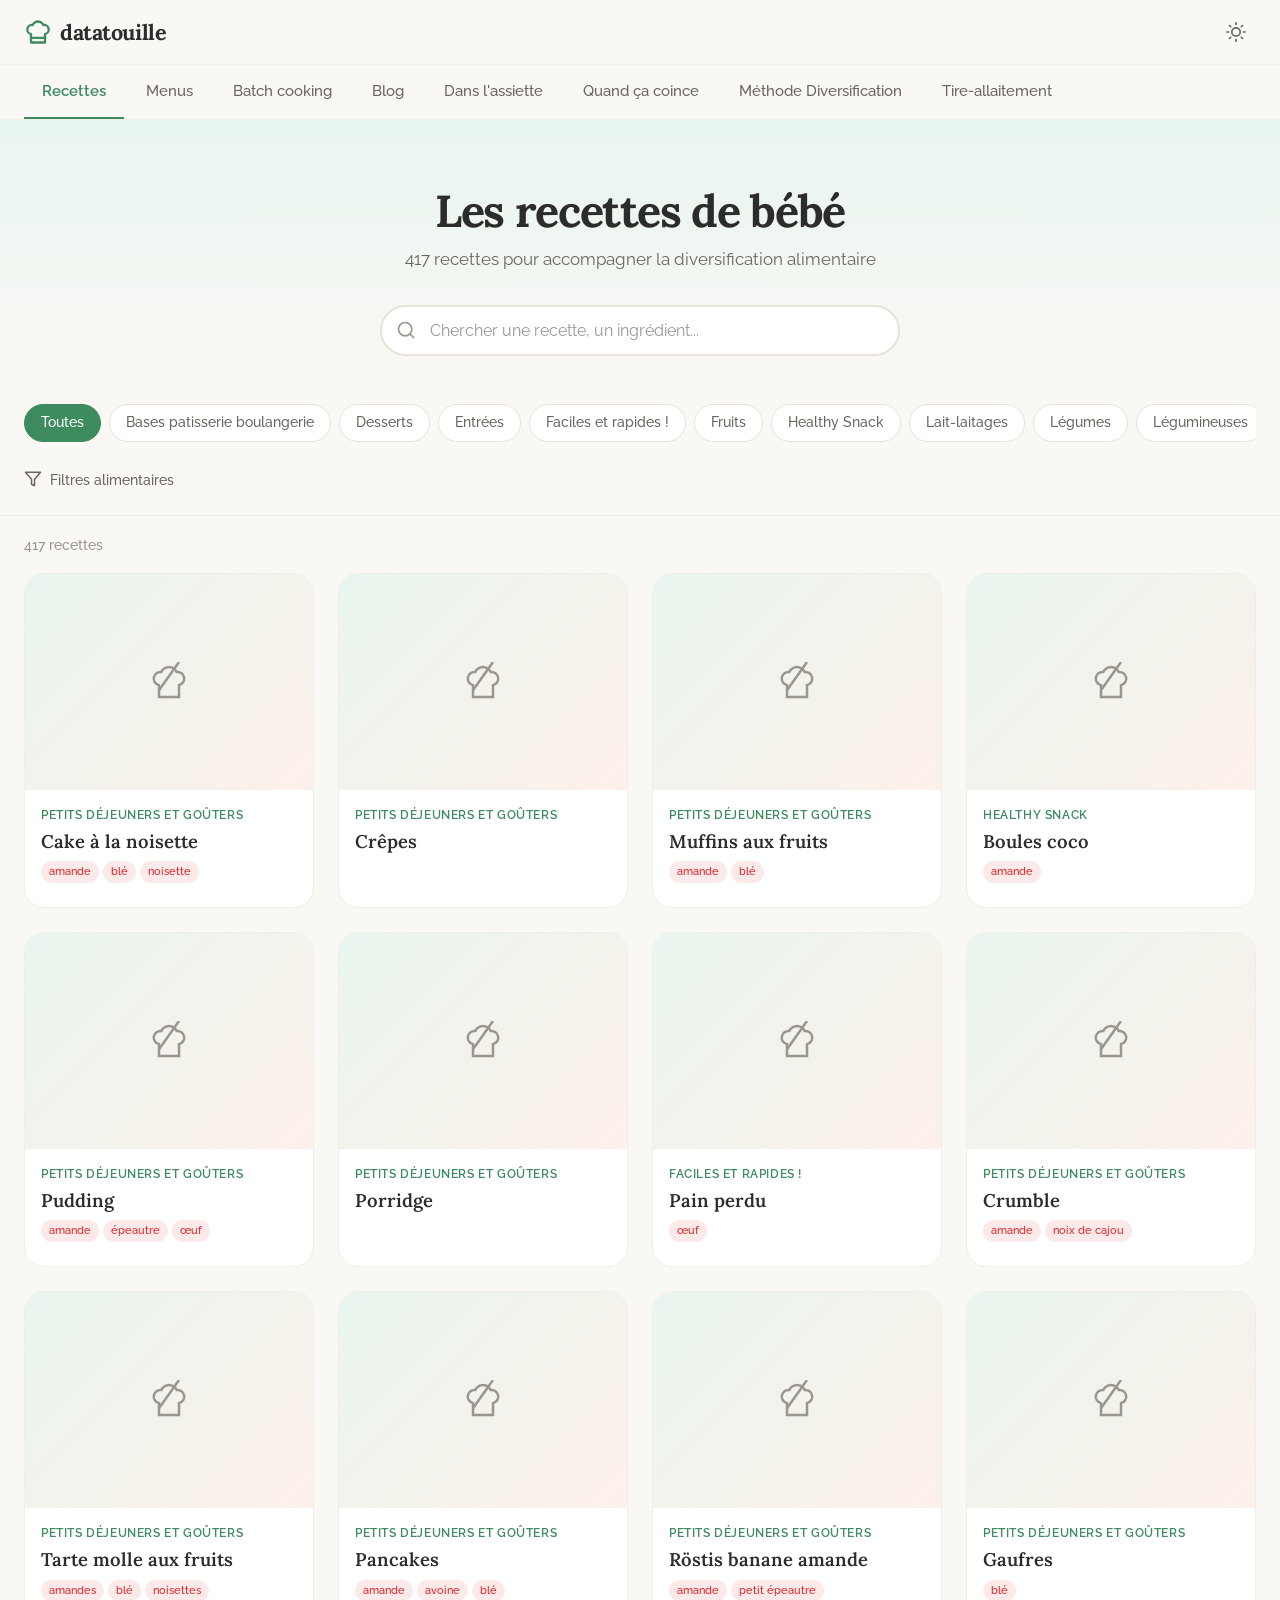
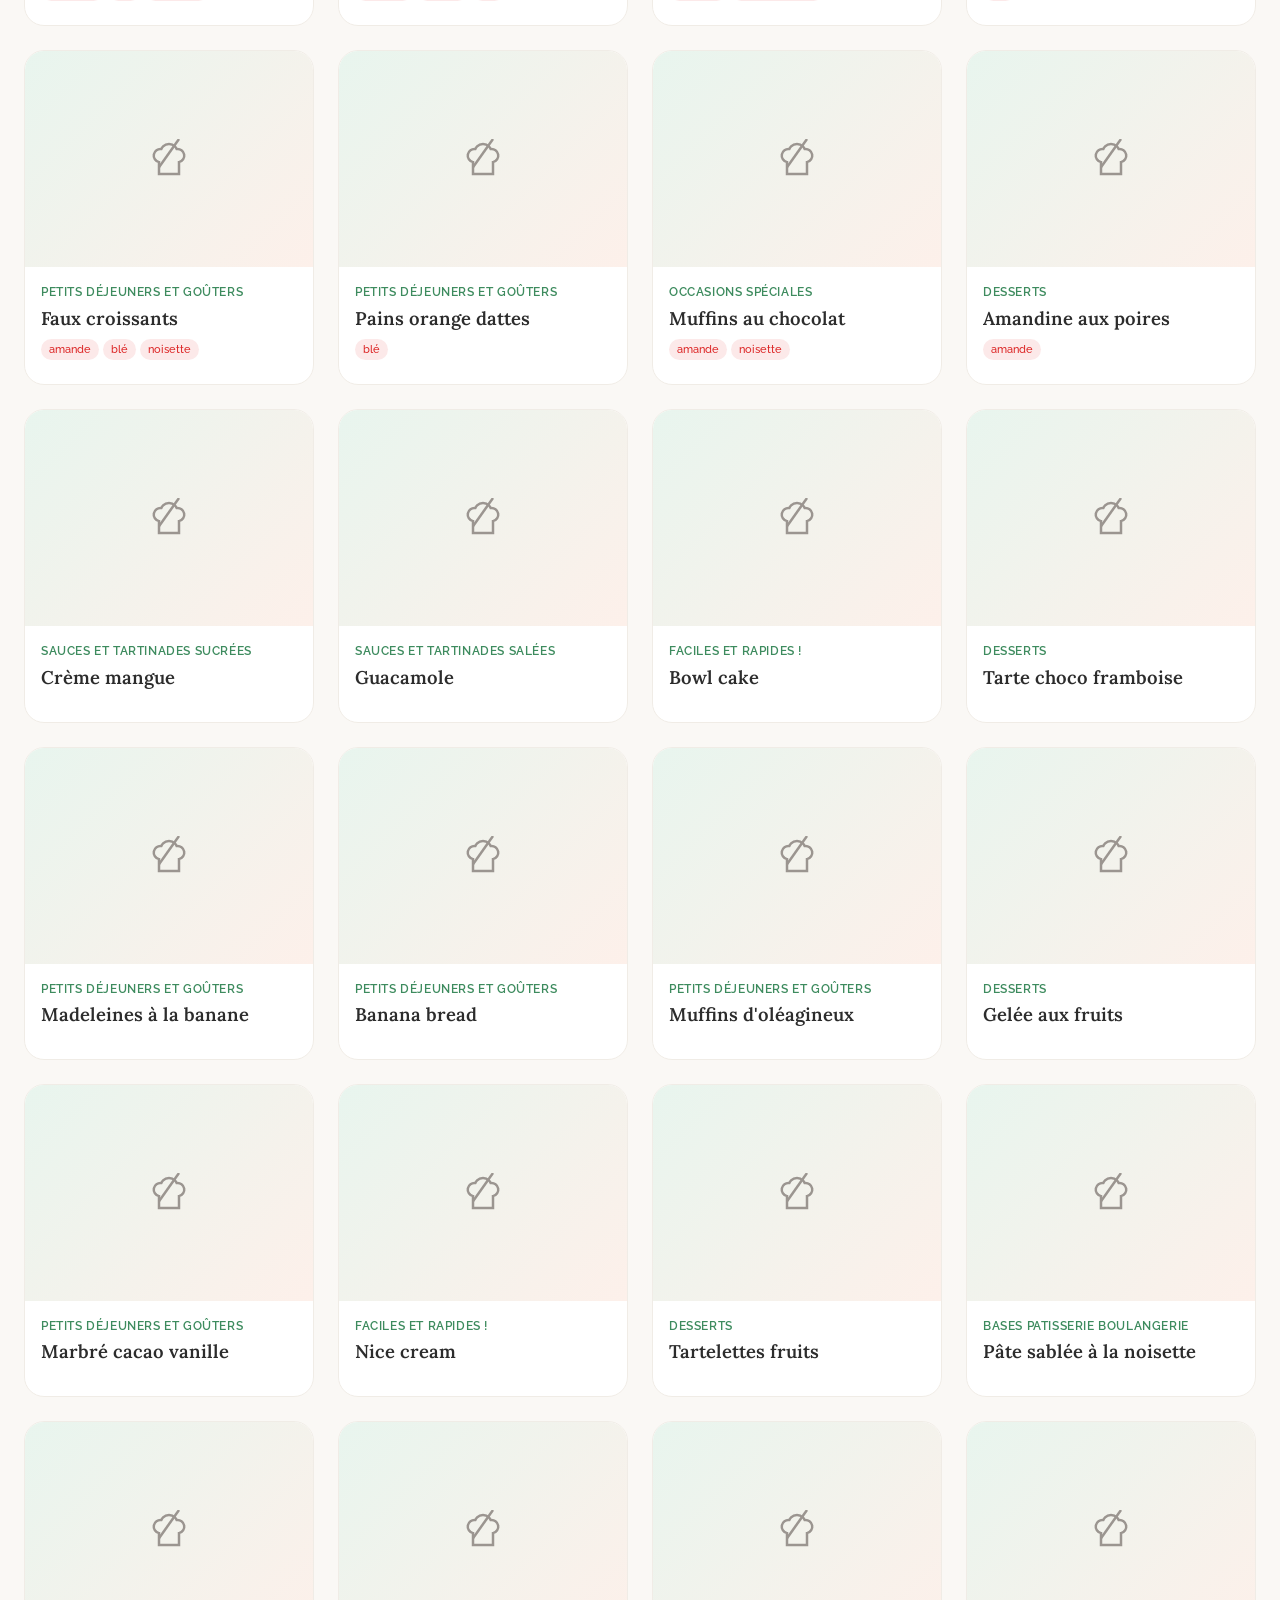
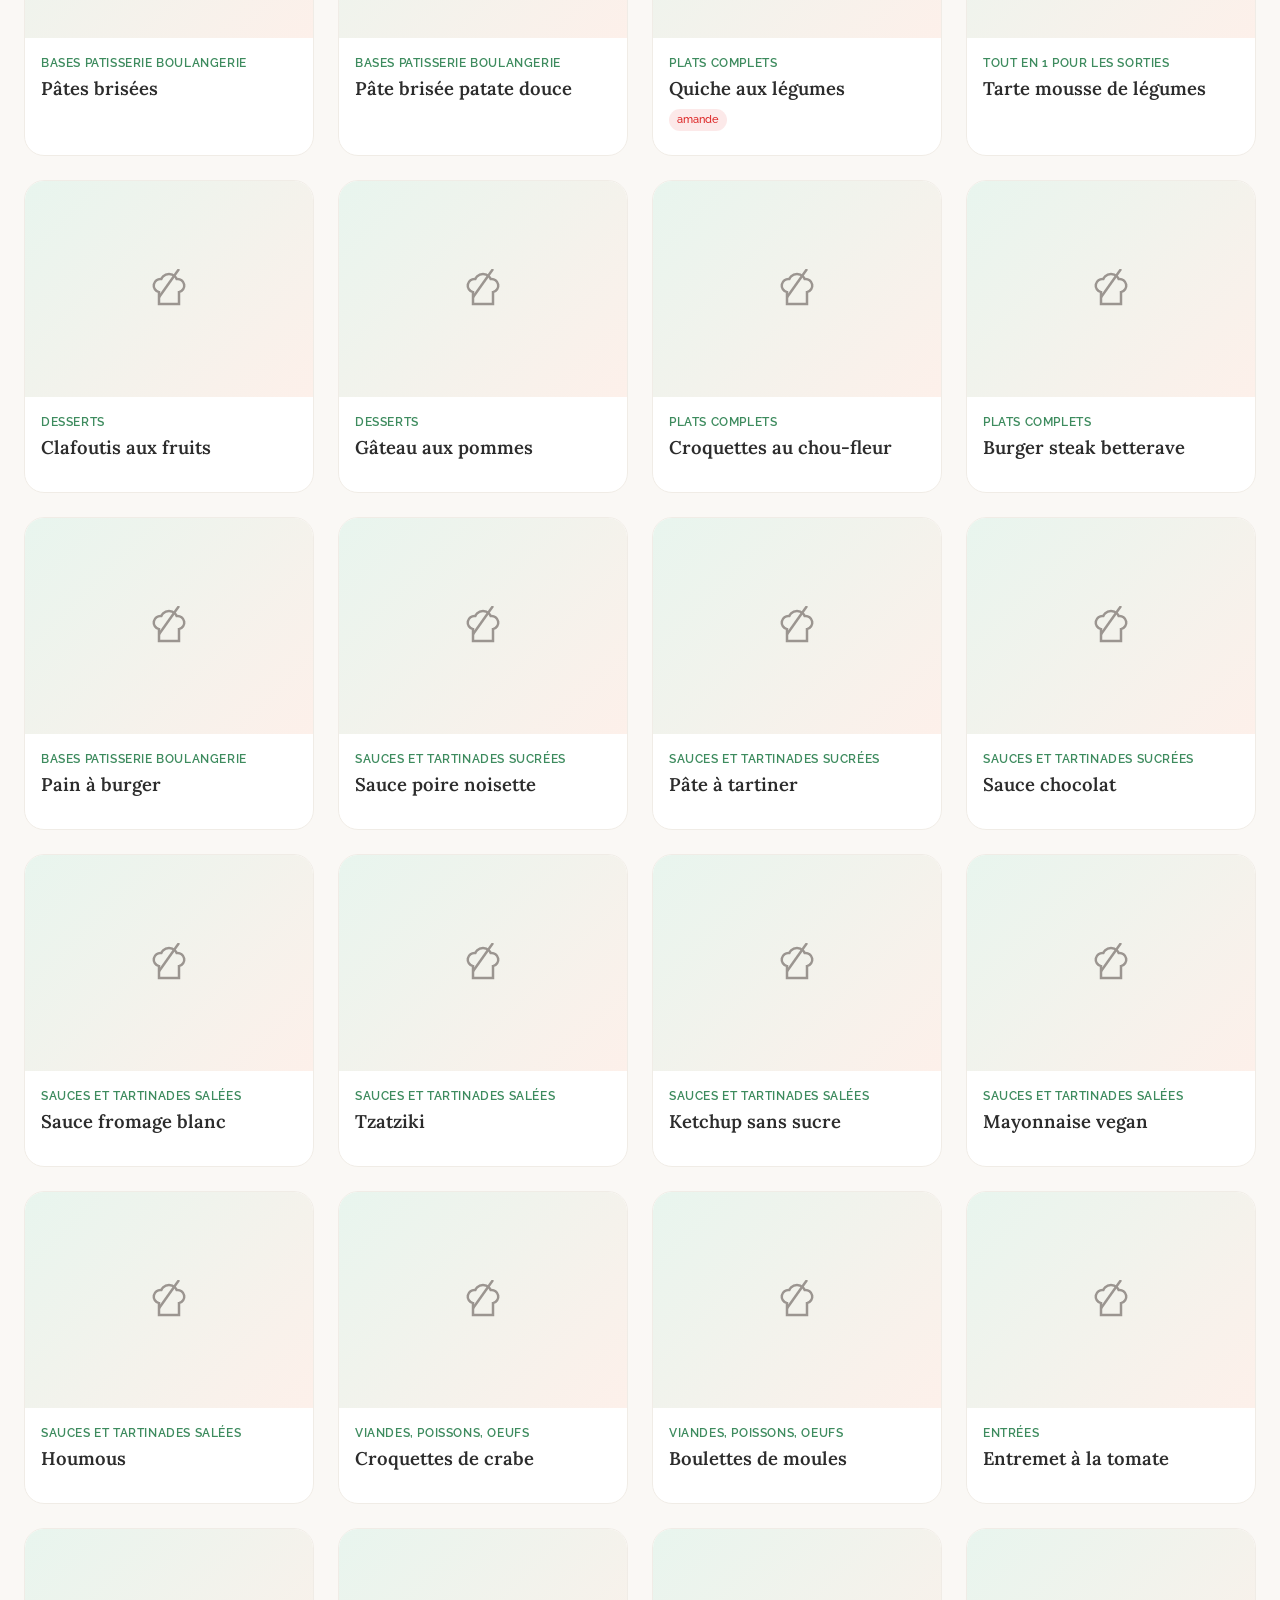
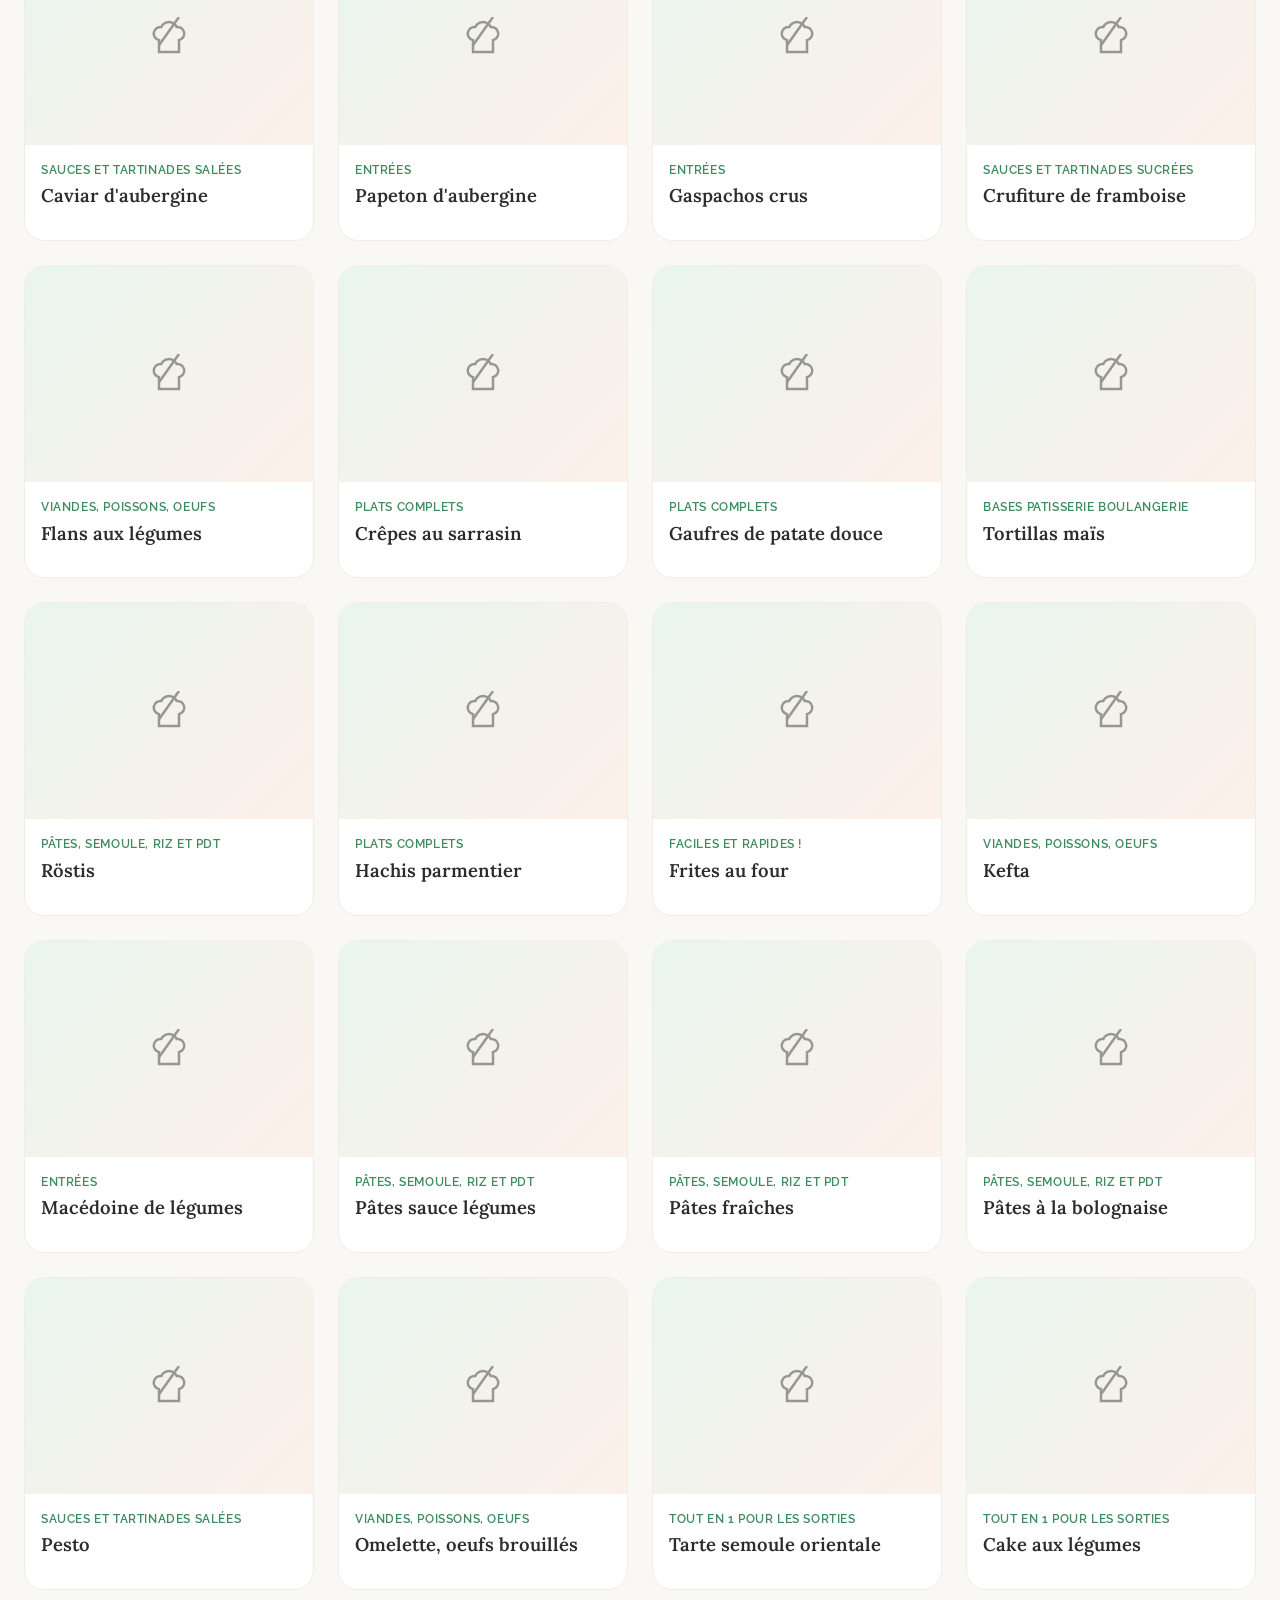
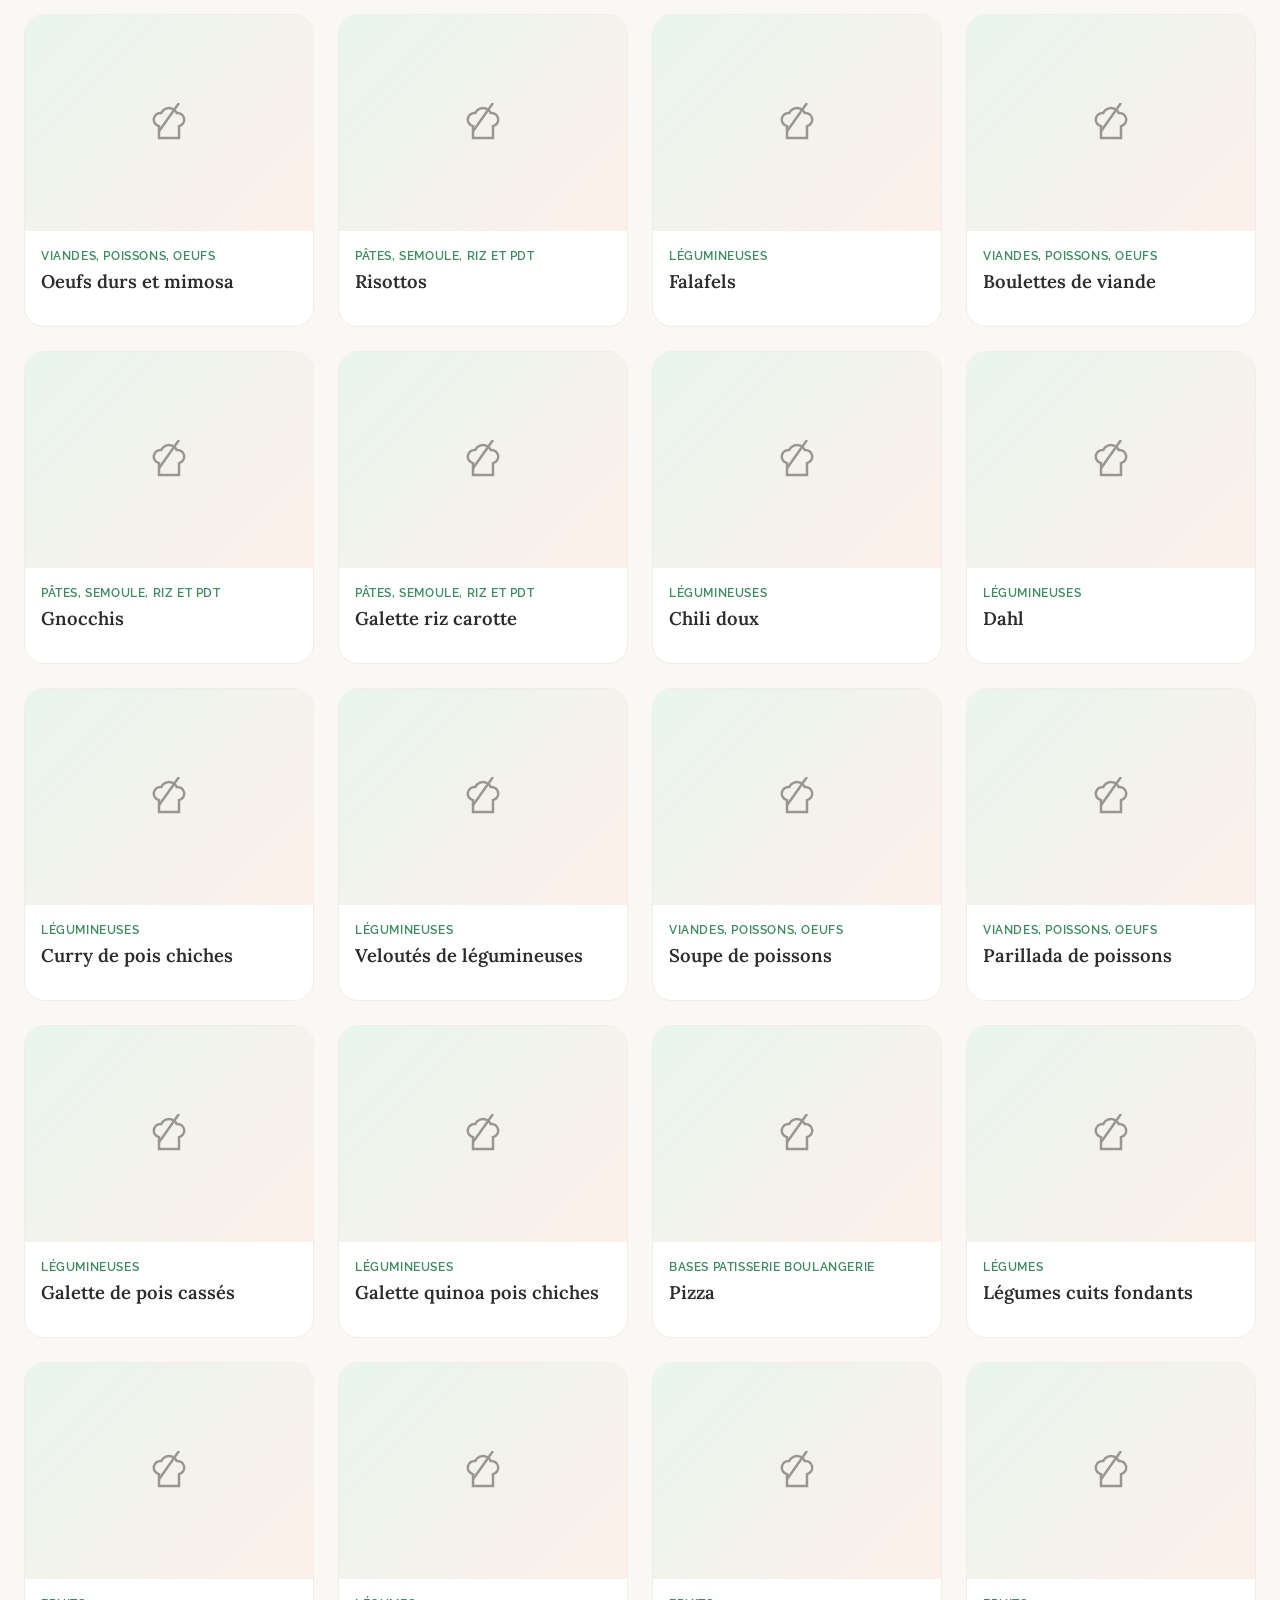
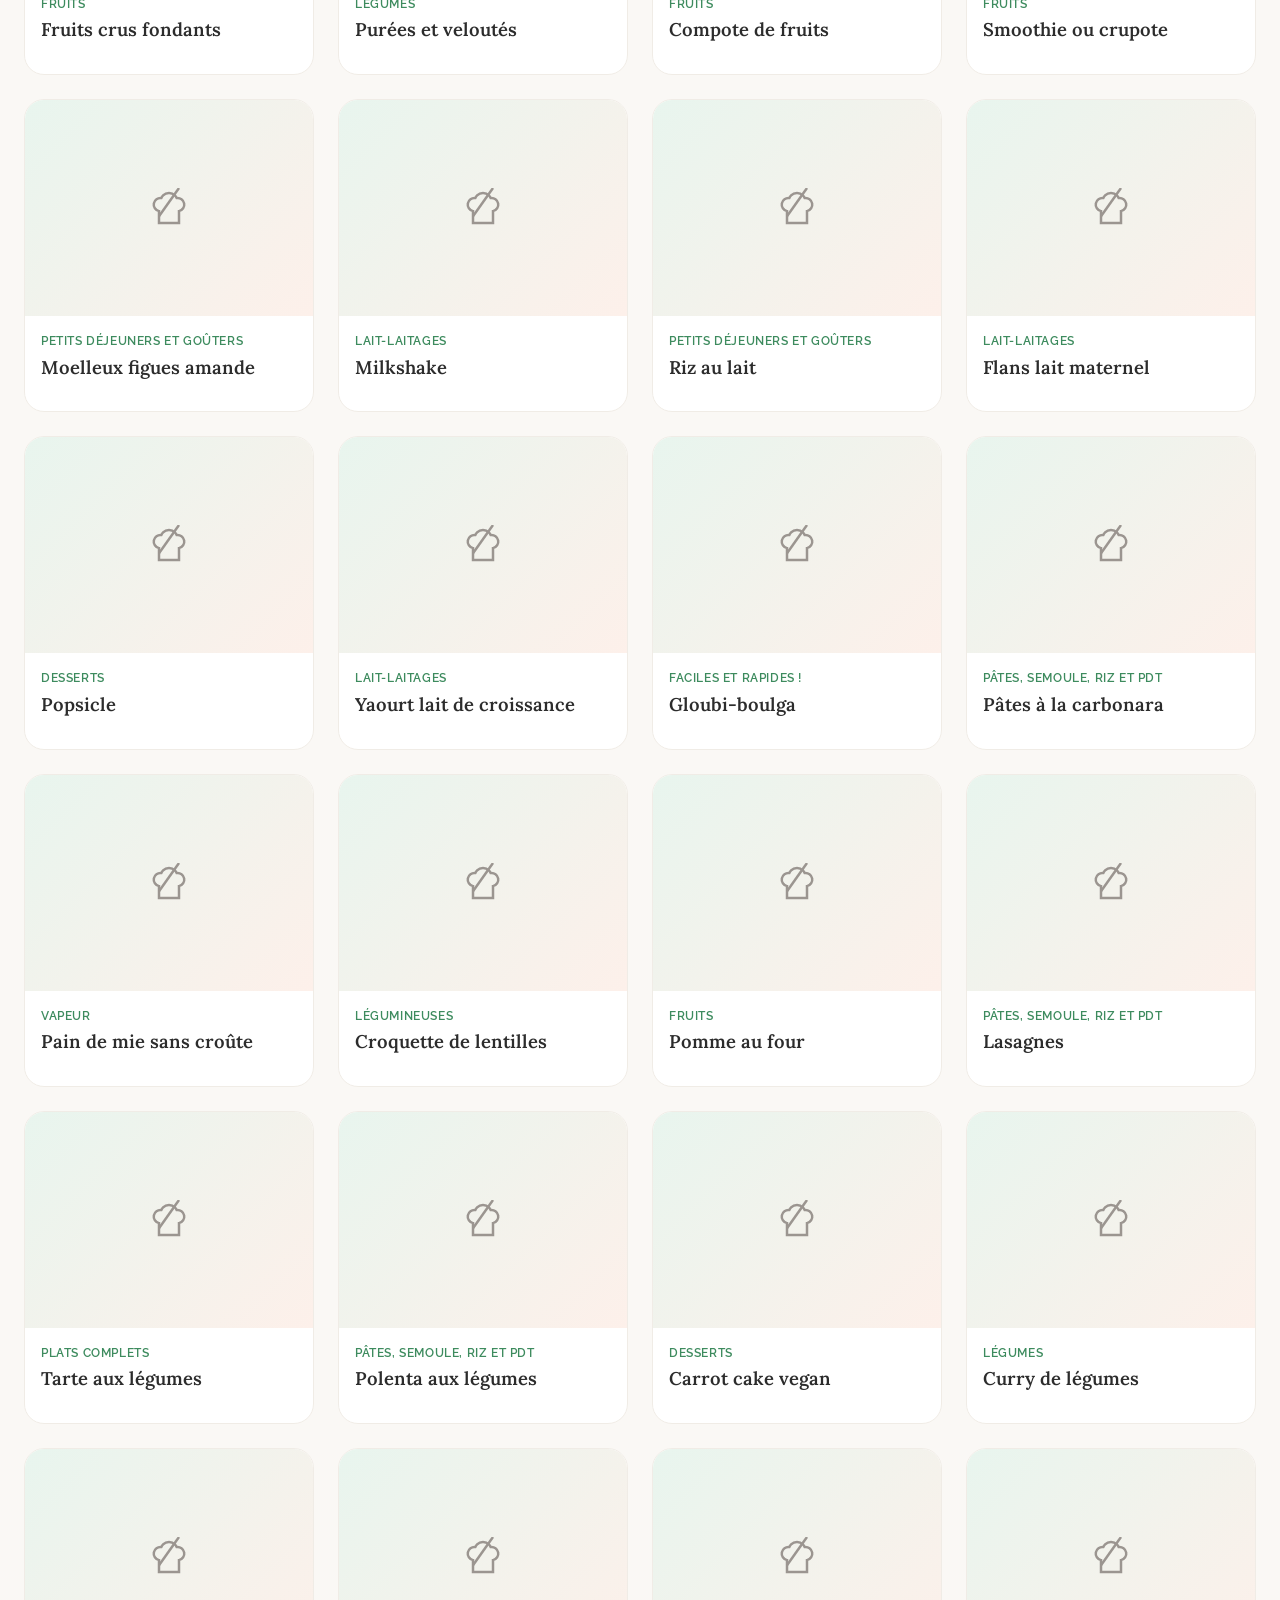
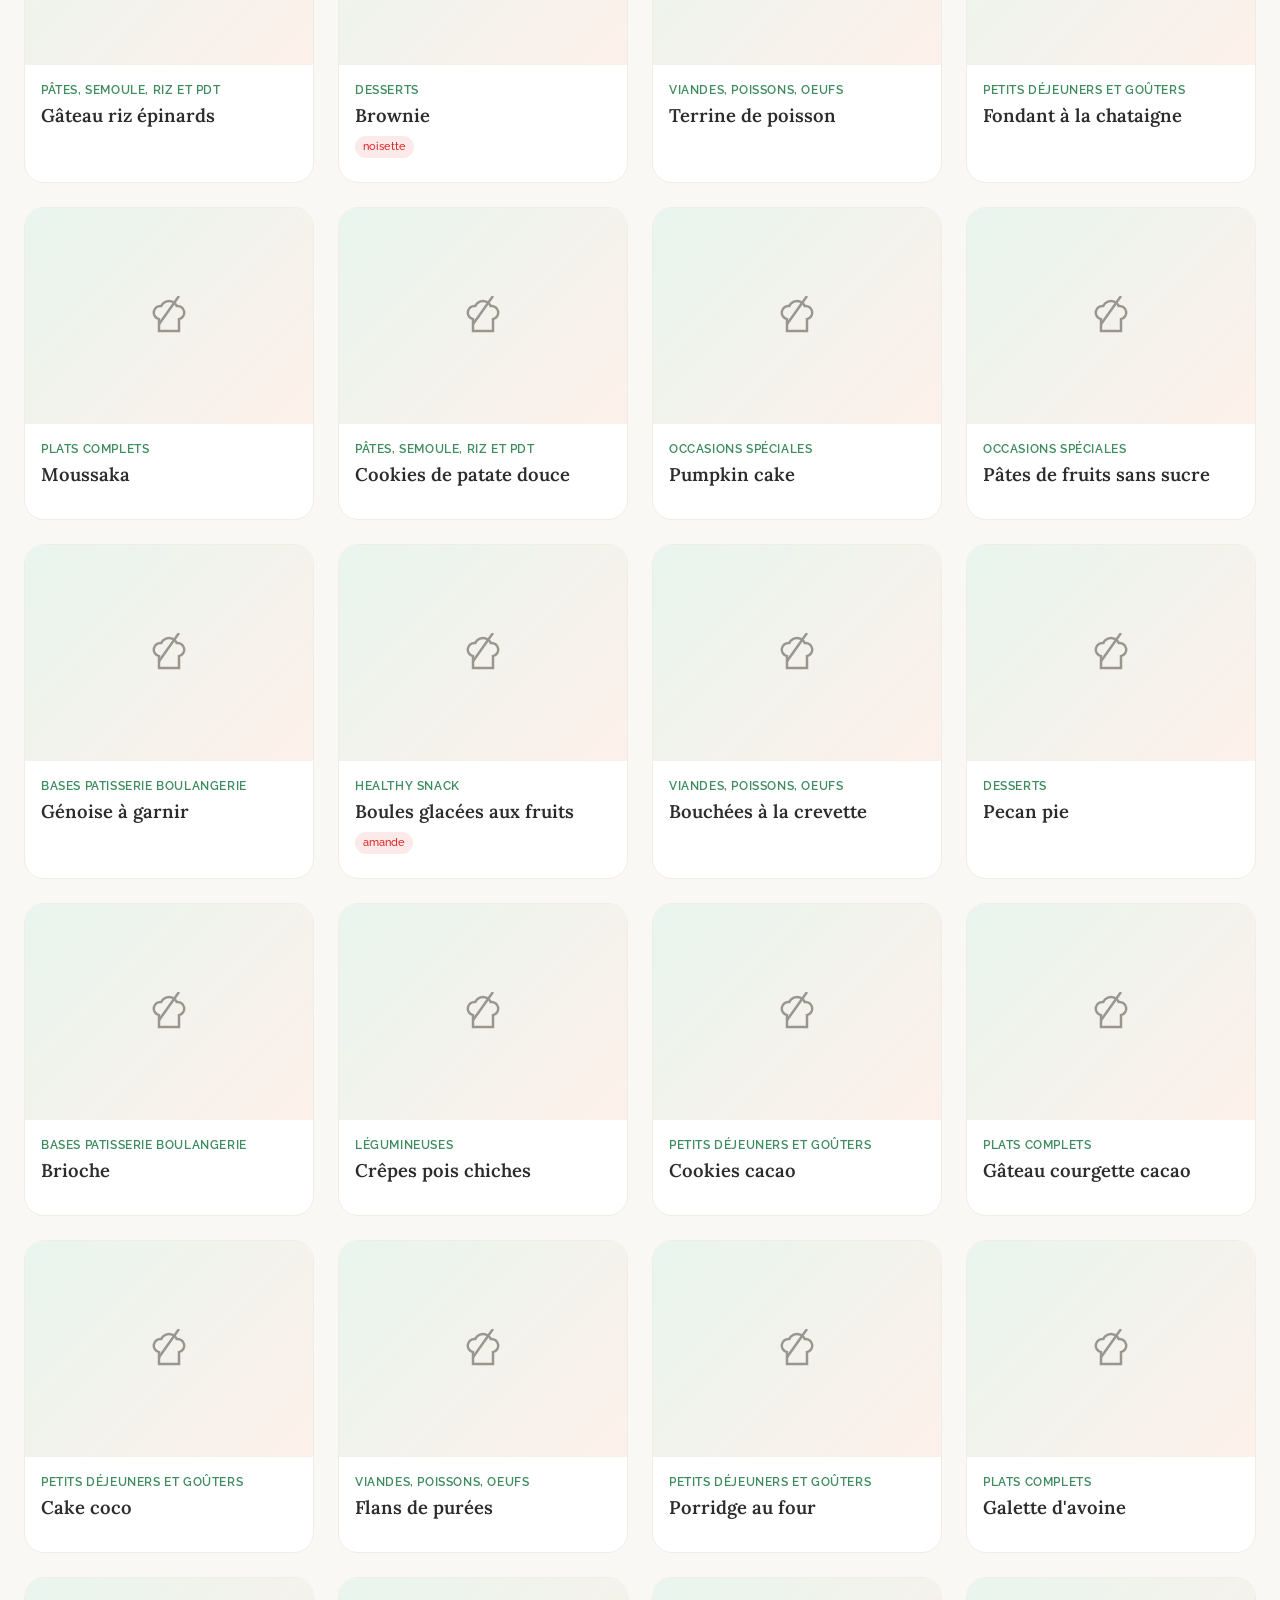
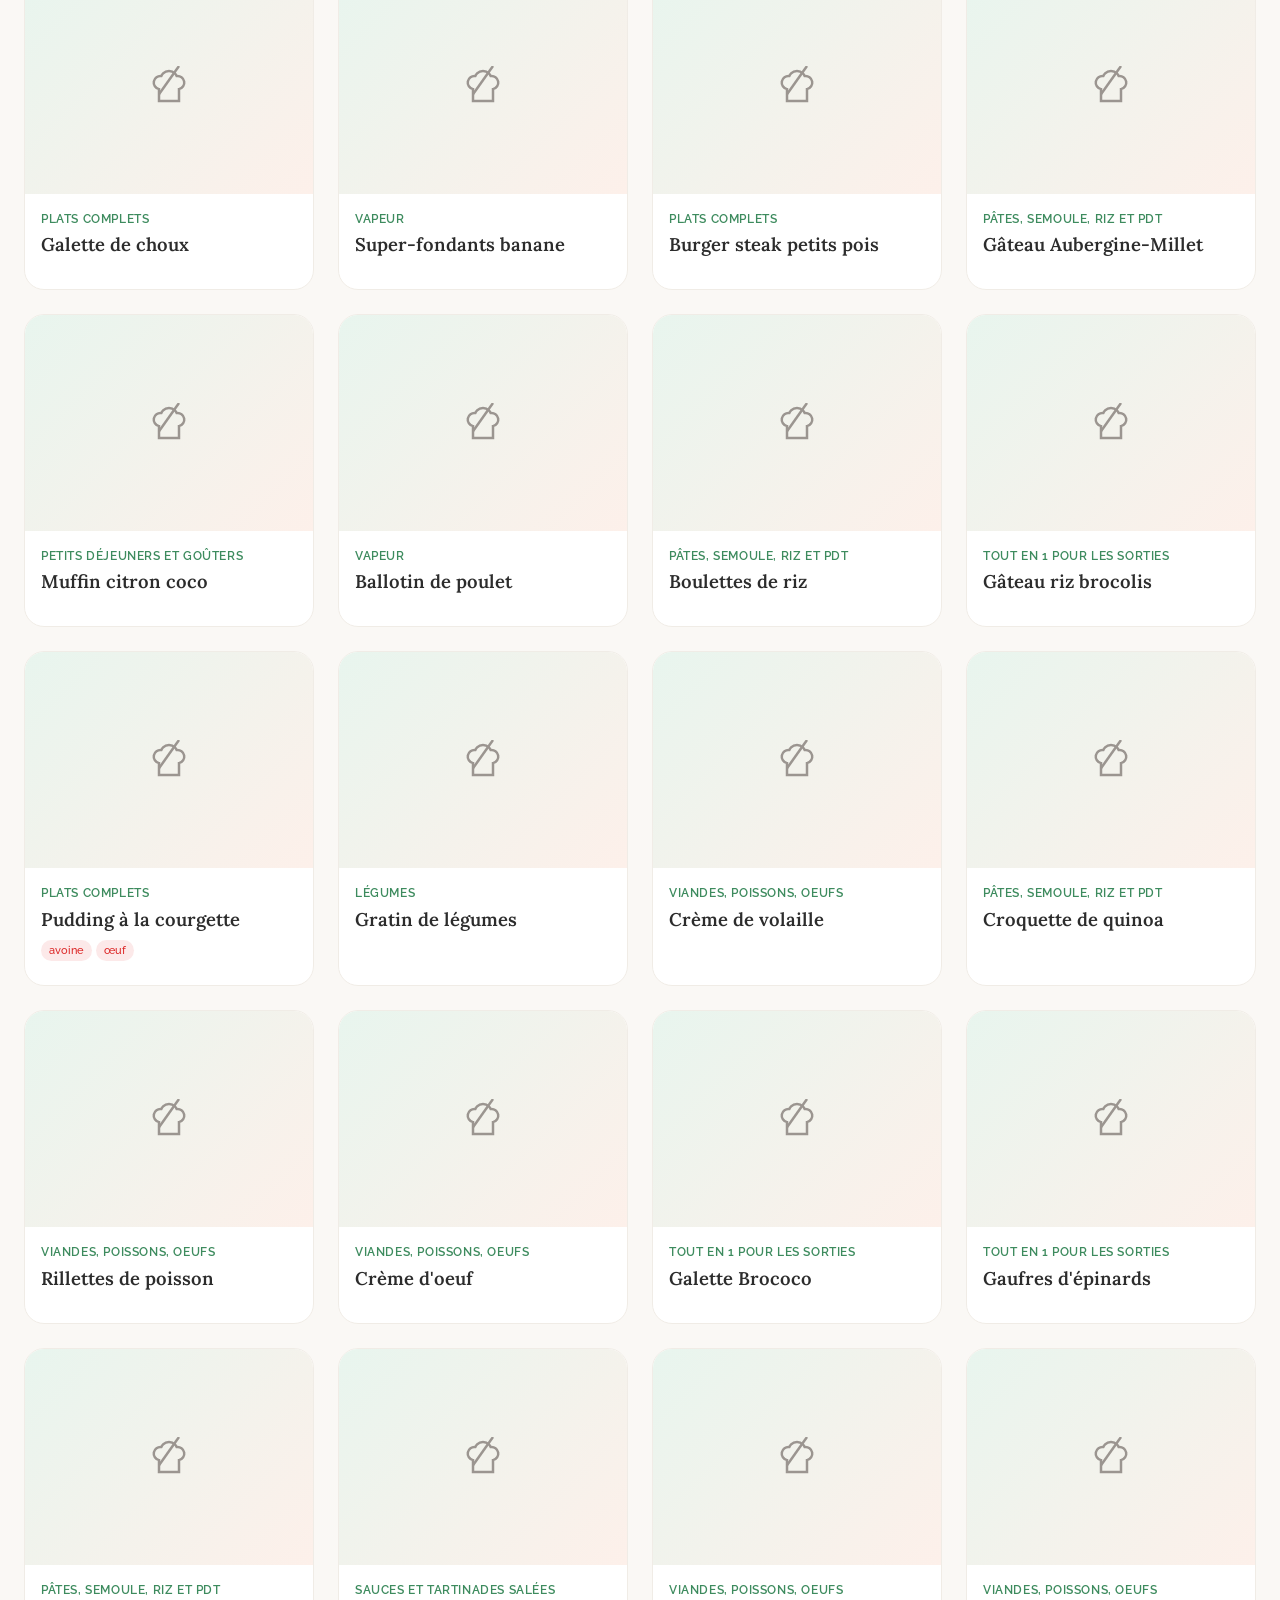
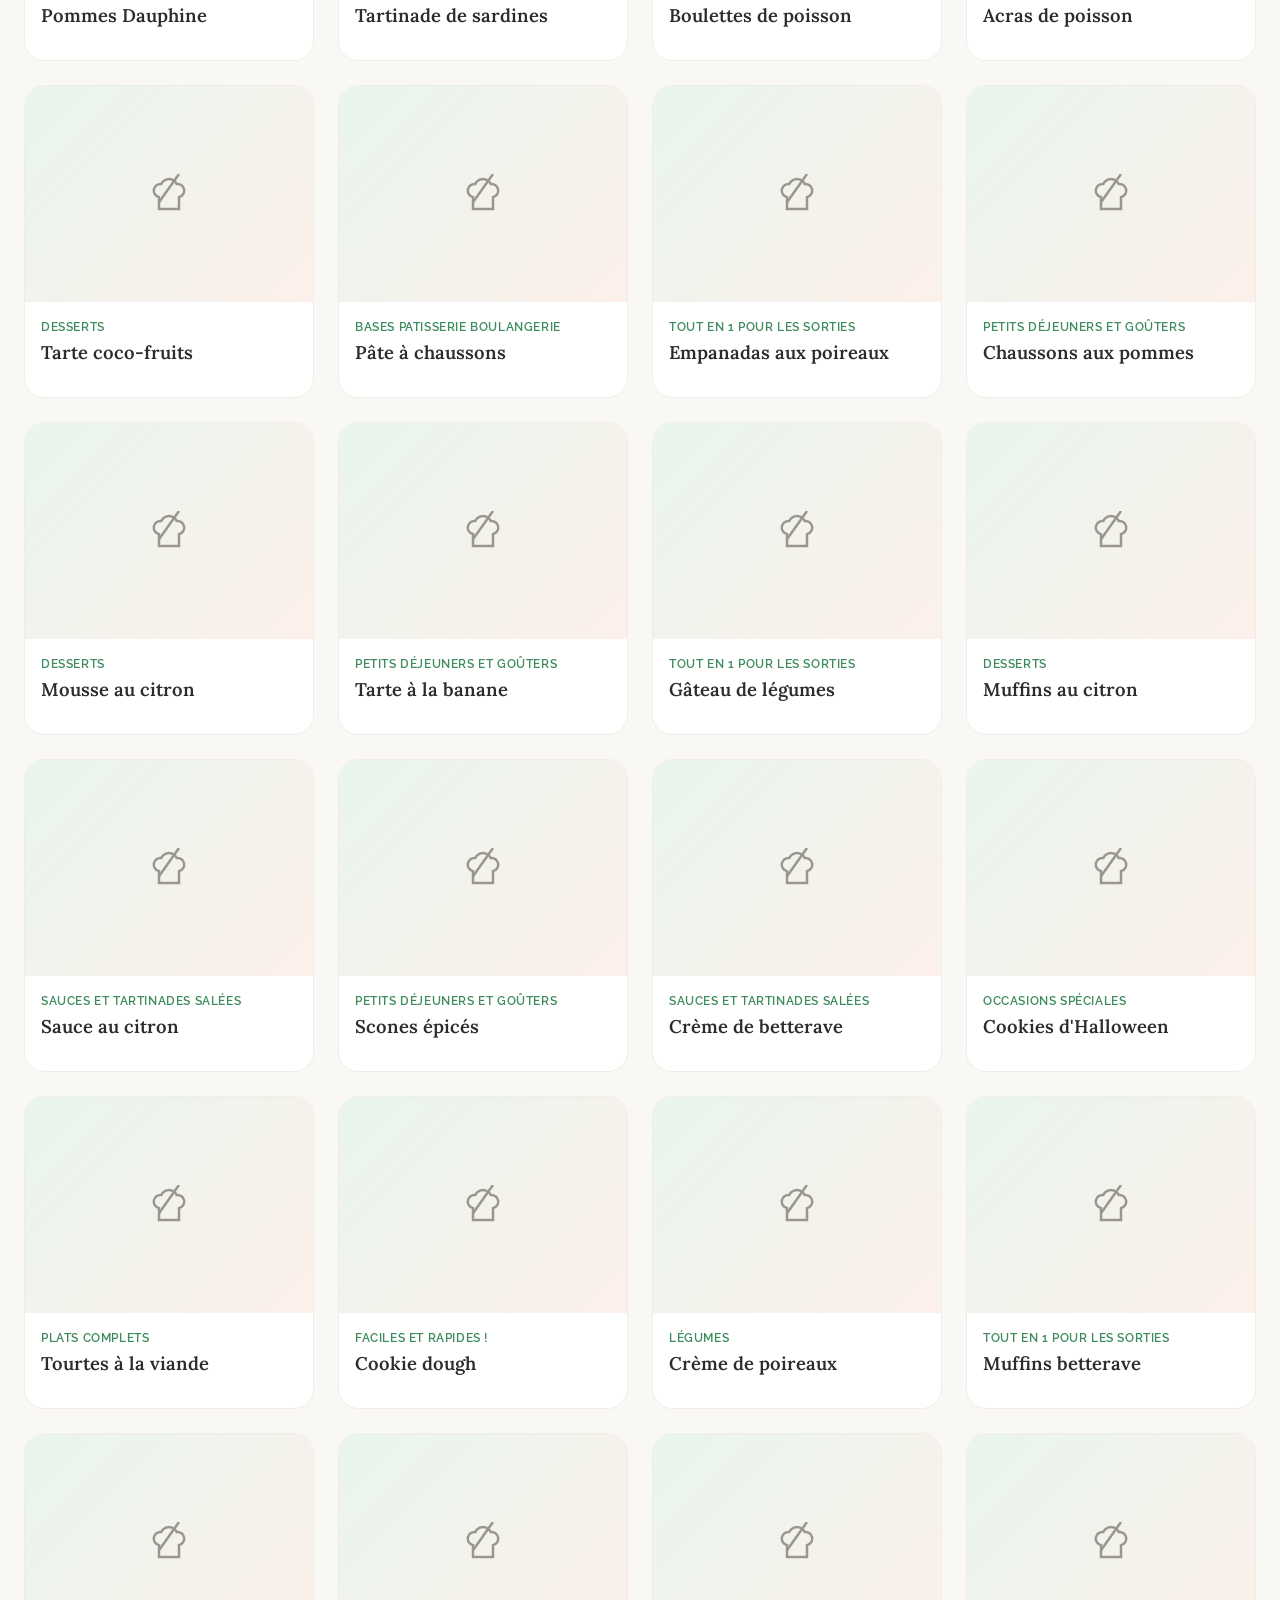
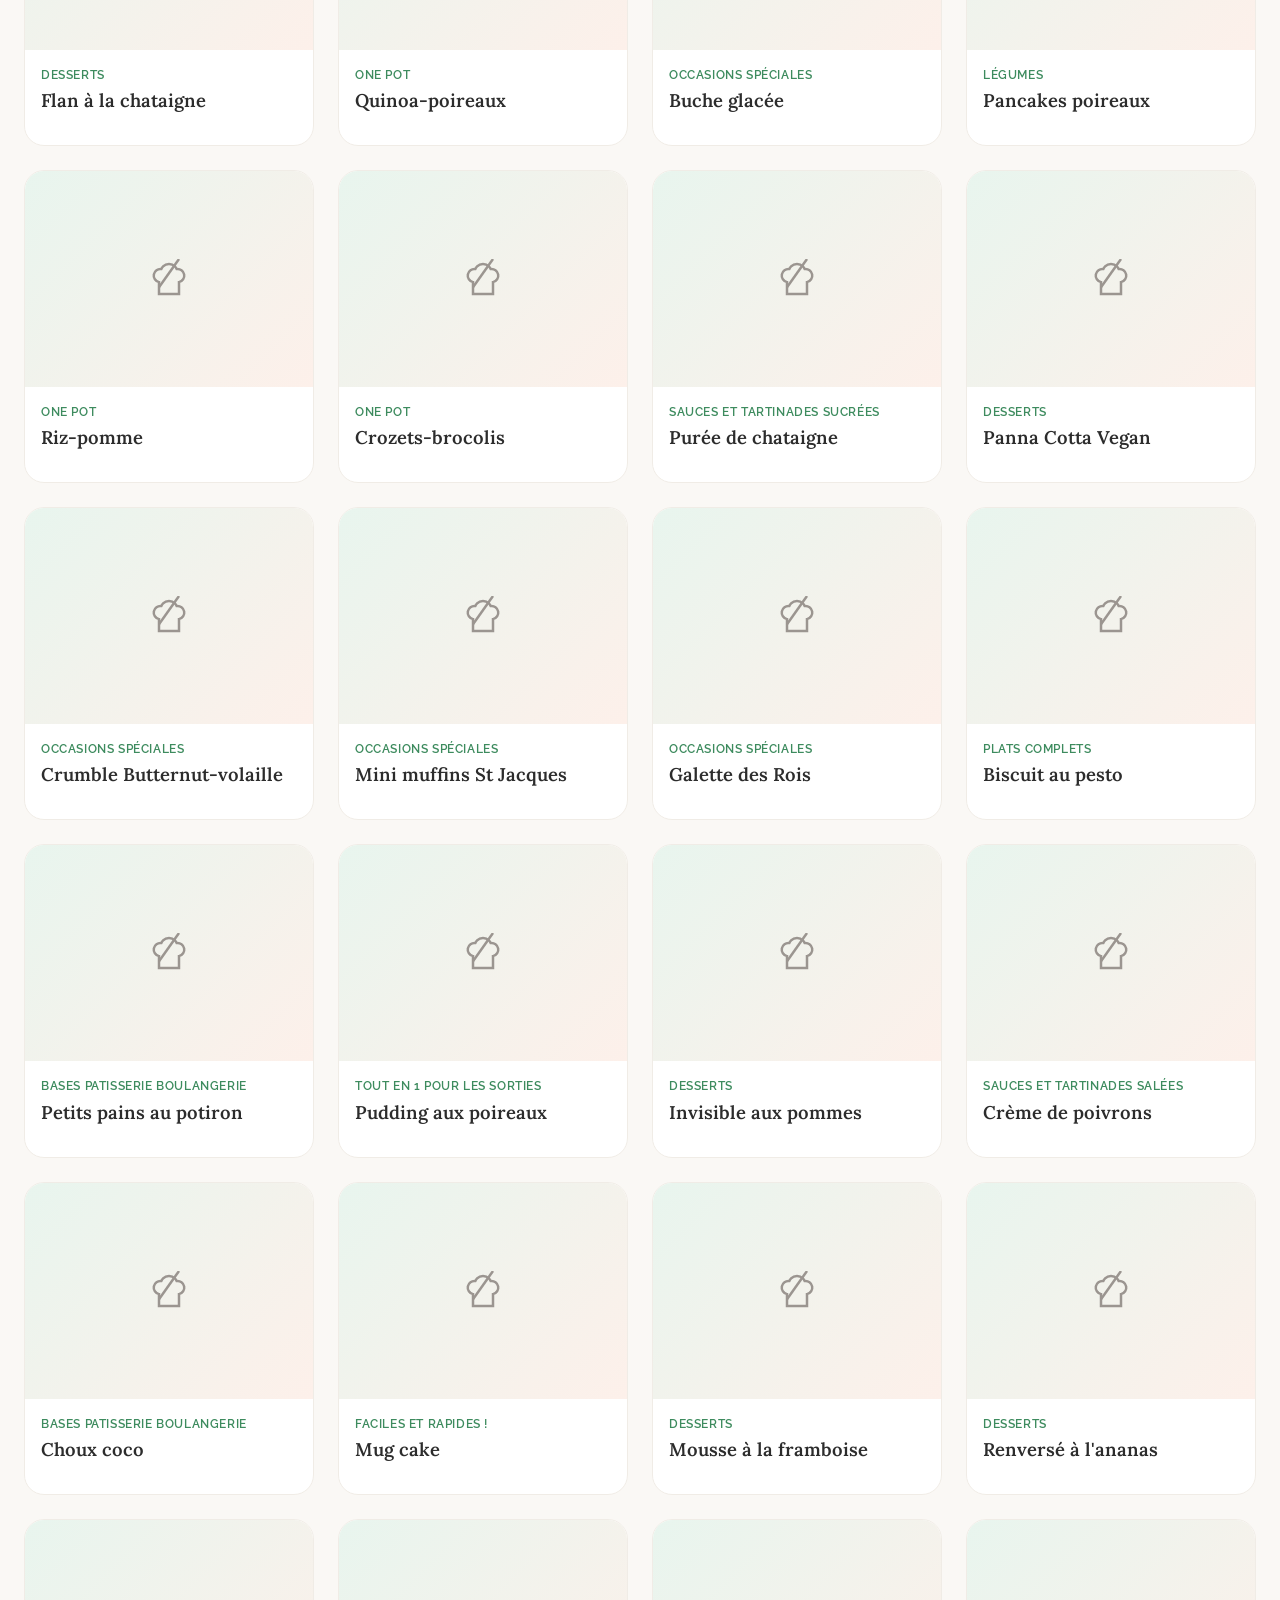
<file: index.html>
<!DOCTYPE html>
<html lang="fr">
<head>
  <meta charset="UTF-8">
  <meta name="viewport" content="width=device-width, initial-scale=1.0">
  <title>Datatouille — Recettes bébé</title>
  <meta name="description" content="Toutes les recettes Hamstouille pour bébé, organisées et consultables.">
  <link rel="preconnect" href="https://fonts.googleapis.com">
  <link rel="preconnect" href="https://fonts.gstatic.com" crossorigin>
  <link href="https://fonts.googleapis.com/css2?family=Lora:ital,wght@0,400;0,600;0,700;1,400&family=Raleway:wght@300;400;500;600;700&display=swap" rel="stylesheet">
  <link rel="stylesheet" href="style.css">
  <!-- PWA -->
  <link rel="manifest" href="manifest.json">
  <meta name="theme-color" content="#3d8b5e">
  <!-- iOS PWA support -->
  <meta name="apple-mobile-web-app-capable" content="yes">
  <meta name="apple-mobile-web-app-status-bar-style" content="black-translucent">
  <meta name="apple-mobile-web-app-title" content="Datatouille">
  <link rel="apple-touch-icon" href="icons/icon-192.png">
  <!-- Favicon -->
  <link rel="icon" href="icons/icon.svg" type="image/svg+xml">
  <link rel="icon" href="icons/icon-192.png" type="image/png">
</head>
<body>
  <!-- Header -->
  <header class="header" id="header">
    <div class="header-inner">
      <a href="#" class="logo" aria-label="Accueil">
        <span class="logo-icon">
          <svg width="28" height="28" viewBox="0 0 24 24" fill="none" stroke="currentColor" stroke-width="2" stroke-linecap="round" stroke-linejoin="round"><path d="M6 13.87A4 4 0 0 1 7.41 6a5.11 5.11 0 0 1 1.05-1.54 5 5 0 0 1 7.08 0A5.11 5.11 0 0 1 16.59 6 4 4 0 0 1 18 13.87V21H6Z"/><line x1="6" y1="17" x2="18" y2="17"/></svg>
        </span>
        <span class="logo-text">datatouille</span>
      </a>
      <div class="header-actions">
        <button class="theme-toggle" id="themeToggle" aria-label="Changer de thème" type="button">
          <svg class="icon-sun" width="20" height="20" viewBox="0 0 24 24" fill="none" stroke="currentColor" stroke-width="2" stroke-linecap="round" stroke-linejoin="round"><circle cx="12" cy="12" r="5"/><line x1="12" y1="1" x2="12" y2="3"/><line x1="12" y1="21" x2="12" y2="23"/><line x1="4.22" y1="4.22" x2="5.64" y2="5.64"/><line x1="18.36" y1="18.36" x2="19.78" y2="19.78"/><line x1="1" y1="12" x2="3" y2="12"/><line x1="21" y1="12" x2="23" y2="12"/><line x1="4.22" y1="19.78" x2="5.64" y2="18.36"/><line x1="18.36" y1="5.64" x2="19.78" y2="4.22"/></svg>
          <svg class="icon-moon" width="20" height="20" viewBox="0 0 24 24" fill="none" stroke="currentColor" stroke-width="2" stroke-linecap="round" stroke-linejoin="round"><path d="M21 12.79A9 9 0 1 1 11.21 3 7 7 0 0 0 21 12.79z"/></svg>
        </button>
      </div>
    </div>
  </header>

  <!-- Section nav -->
  <nav class="section-nav" id="sectionNav" aria-label="Sections">
    <div class="section-nav-inner">
      <button class="section-tab active" data-section="recipes" type="button">Recettes</button>
      <button class="section-tab" data-section="menus" type="button">Menus</button>
      <button class="section-tab" data-section="batch" type="button">Batch cooking</button>
      <button class="section-tab" data-section="blog" type="button">Blog</button>
      <button class="section-tab" data-section="assiette" type="button">Dans l'assiette</button>
      <button class="section-tab" data-section="qcnmp" type="button">Quand ça coince</button>
      <button class="section-tab" data-section="method" type="button">Méthode Diversification</button>
      <button class="section-tab" data-section="tire" type="button">Tire-allaitement</button>
    </div>
  </nav>

  <!-- Hero / Search -->
  <section class="hero" id="hero">
    <div class="hero-inner">
      <h1 class="hero-title" id="heroTitle">Les recettes de bébé</h1>
      <p class="hero-subtitle" id="heroSubtitle">275 recettes pour accompagner la diversification alimentaire</p>
      <div class="search-wrapper" id="searchWrapper">
        <svg class="search-icon" width="20" height="20" viewBox="0 0 24 24" fill="none" stroke="currentColor" stroke-width="2" stroke-linecap="round" stroke-linejoin="round"><circle cx="11" cy="11" r="8"/><line x1="21" y1="21" x2="16.65" y2="16.65"/></svg>
        <input
          type="search"
          id="searchInput"
          class="search-input"
          placeholder="Chercher une recette, un ingrédient..."
          autocomplete="off"
          aria-label="Rechercher"
        >
        <button class="search-clear" id="searchClear" type="button" aria-label="Effacer la recherche" hidden>
          <svg width="18" height="18" viewBox="0 0 24 24" fill="none" stroke="currentColor" stroke-width="2" stroke-linecap="round" stroke-linejoin="round"><line x1="18" y1="6" x2="6" y2="18"/><line x1="6" y1="6" x2="18" y2="18"/></svg>
        </button>
      </div>
    </div>
  </section>

  <!-- Recipe filters (only for recipes view) -->
  <section class="filters-section" id="filters">
    <div class="filters-inner">
      <div class="filter-row">
        <div class="filter-chips" id="categoryChips" role="listbox" aria-label="Catégories">
          <button class="chip active" data-category="all" role="option" aria-selected="true">Toutes</button>
        </div>
      </div>
      <details class="dietary-filters" id="dietaryFilters">
        <summary class="dietary-toggle">
          <svg width="18" height="18" viewBox="0 0 24 24" fill="none" stroke="currentColor" stroke-width="2" stroke-linecap="round" stroke-linejoin="round"><polygon points="22 3 2 3 10 12.46 10 19 14 21 14 12.46 22 3"/></svg>
          <span>Filtres alimentaires</span>
          <span class="dietary-count" id="dietaryCount" hidden>0</span>
        </summary>
        <div class="dietary-grid" id="dietaryGrid"></div>
      </details>
    </div>
  </section>

  <!-- Blog filter chips (only for blog view) -->
  <section class="filters-section" id="blogFilters" hidden>
    <div class="filters-inner">
      <div class="filter-row">
        <div class="filter-chips" id="blogCategoryChips" role="listbox" aria-label="Catégories blog">
          <button class="chip active" data-blog-category="all" role="option" aria-selected="true">Tous</button>
        </div>
      </div>
    </div>
  </section>

  <!-- Results count -->
  <div class="results-bar" id="resultsBar">
    <div class="results-inner">
      <span id="resultsCount" class="results-count"></span>
    </div>
  </div>

  <!-- Main content area — only one section visible at a time -->
  <main class="main">
    <!-- Recipes -->
    <div class="section-view" id="view-recipes">
      <div class="recipe-grid" id="recipeGrid"></div>
      <div class="no-results" id="noResults" hidden>
        <svg width="48" height="48" viewBox="0 0 24 24" fill="none" stroke="currentColor" stroke-width="1.5" stroke-linecap="round" stroke-linejoin="round"><circle cx="11" cy="11" r="8"/><line x1="21" y1="21" x2="16.65" y2="16.65"/><line x1="8" y1="11" x2="14" y2="11"/></svg>
        <p>Aucune recette trouvée</p>
        <button class="btn-reset" id="resetFilters" type="button">Réinitialiser les filtres</button>
      </div>
    </div>

    <!-- Menus -->
    <div class="section-view" id="view-menus" hidden>
      <div class="menu-grid" id="menuGrid"></div>
    </div>

    <!-- Blog -->
    <div class="section-view" id="view-blog" hidden>
      <div class="recipe-grid" id="blogGrid"></div>
    </div>

    <!-- Batch cooking -->
    <div class="section-view" id="view-batch" hidden>
      <div id="batchGroups"></div>
    </div>

    <!-- Dans l'assiette -->
    <div class="section-view doc-view" id="view-assiette" hidden>
      <aside class="doc-toc" id="assietteToc"></aside>
      <article class="doc-body" id="assietteBody"></article>
    </div>

    <!-- Quand ça coince -->
    <div class="section-view doc-view" id="view-qcnmp" hidden>
      <aside class="doc-toc" id="qcnmpToc"></aside>
      <article class="doc-body" id="qcnmpBody"></article>
    </div>

    <!-- Méthode de diversification -->
    <div class="section-view doc-view" id="view-method" hidden>
      <aside class="doc-toc" id="methodToc"></aside>
      <article class="doc-body" id="methodBody"></article>
    </div>

    <!-- Tire-allaitement -->
    <div class="section-view doc-view" id="view-tire" hidden>
      <aside class="doc-toc" id="tireToc"></aside>
      <article class="doc-body" id="tireBody"></article>
    </div>
  </main>

  <!-- Detail Overlay (recipes / blog / menus) -->
  <div class="overlay" id="overlay" hidden>
    <div class="overlay-backdrop" id="overlayBackdrop"></div>
    <article class="recipe-detail" id="recipeDetail" role="dialog" aria-modal="true" aria-label="Détail">
      <button class="detail-close" id="detailClose" type="button" aria-label="Fermer">
        <svg width="24" height="24" viewBox="0 0 24 24" fill="none" stroke="currentColor" stroke-width="2" stroke-linecap="round" stroke-linejoin="round"><line x1="18" y1="6" x2="6" y2="18"/><line x1="6" y1="6" x2="18" y2="18"/></svg>
      </button>
      <div class="detail-content" id="detailContent"></div>
    </article>
  </div>

  <!-- Footer -->
  <footer class="footer">
    <p>Données issues de <strong>Hamstouille</strong> — app personnelle</p>
    <p style="margin-top:8px"><a href="standalone.html" style="color:var(--c-primary);font-weight:500">Version iPad (hors-ligne)</a></p>
  </footer>

  <script type="module" src="app.js"></script>
</body>
</html>
</file>
<file: style.css>
/* ============================================
   Datatouille — Design Tokens & Base
   ============================================ */

:root {
  /* Colors — Warm organic palette */
  --c-primary: #3d8b5e;
  --c-primary-light: #e8f5ee;
  --c-primary-dark: #2d6a46;
  --c-accent: #e07a4a;
  --c-accent-light: #fdf0ea;

  --c-bg: #faf8f5;
  --c-surface: #ffffff;
  --c-surface-hover: #f7f4f0;
  --c-text: #2c2c2c;
  --c-text-secondary: #6b6560;
  --c-text-muted: #9b9590;
  --c-border: #e8e2d9;
  --c-border-light: #f0ece6;

  --c-tag-freeze: #3b82f6;
  --c-tag-vegan: #16a34a;
  --c-tag-vegetarian: #65a30d;
  --c-tag-allergen: #dc2626;

  /* Typography */
  --f-heading: 'Lora', Georgia, 'Times New Roman', serif;
  --f-body: 'Raleway', 'Segoe UI', system-ui, sans-serif;

  /* Spacing */
  --space-xs: 4px;
  --space-sm: 8px;
  --space-md: 16px;
  --space-lg: 24px;
  --space-xl: 32px;
  --space-2xl: 48px;
  --space-3xl: 64px;

  /* Radius */
  --r-sm: 6px;
  --r-md: 12px;
  --r-lg: 20px;
  --r-full: 9999px;

  /* Shadows */
  --shadow-sm: 0 1px 3px rgba(0,0,0,0.06), 0 1px 2px rgba(0,0,0,0.04);
  --shadow-md: 0 4px 12px rgba(0,0,0,0.07), 0 2px 4px rgba(0,0,0,0.04);
  --shadow-lg: 0 12px 40px rgba(0,0,0,0.1), 0 4px 12px rgba(0,0,0,0.05);

  /* Transitions */
  --ease-out: cubic-bezier(0.22, 1, 0.36, 1);
  --duration-fast: 150ms;
  --duration-normal: 250ms;
  --duration-slow: 400ms;

  /* Layout */
  --max-width: 1280px;
  --header-height: 64px;
}

/* Dark mode */
[data-theme="dark"] {
  --c-bg: #1a1a1e;
  --c-surface: #242428;
  --c-surface-hover: #2e2e33;
  --c-text: #eae8e4;
  --c-text-secondary: #a09a94;
  --c-text-muted: #6b6560;
  --c-border: #333338;
  --c-border-light: #2a2a2f;
  --c-primary-light: #1a2f22;
  --c-accent-light: #2f2218;
  --shadow-sm: 0 1px 3px rgba(0,0,0,0.2);
  --shadow-md: 0 4px 12px rgba(0,0,0,0.25);
  --shadow-lg: 0 12px 40px rgba(0,0,0,0.4);
}

/* ============================================
   Reset & Base
   ============================================ */

*, *::before, *::after {
  box-sizing: border-box;
  margin: 0;
  padding: 0;
}

/* Respect the `hidden` attribute even when our own display rules
   (grid/flex) would otherwise override the UA default. */
[hidden] { display: none !important; }

html {
  scroll-behavior: smooth;
  -webkit-text-size-adjust: 100%;
}

body {
  font-family: var(--f-body);
  font-size: 16px;
  line-height: 1.6;
  color: var(--c-text);
  background: var(--c-bg);
  min-height: 100dvh;
  -webkit-font-smoothing: antialiased;
  transition: background-color var(--duration-normal) var(--ease-out),
              color var(--duration-normal) var(--ease-out);
}

img {
  max-width: 100%;
  height: auto;
  display: block;
}

button {
  font: inherit;
  cursor: pointer;
  border: none;
  background: none;
  color: inherit;
}

a {
  color: var(--c-primary);
  text-decoration: none;
}

/* ============================================
   Header
   ============================================ */

.header {
  position: sticky;
  top: 0;
  z-index: 100;
  background: var(--c-bg);
  border-bottom: 1px solid var(--c-border-light);
  backdrop-filter: blur(12px);
  background: color-mix(in srgb, var(--c-bg) 85%, transparent);
}

.header-inner {
  max-width: var(--max-width);
  margin: 0 auto;
  padding: 0 var(--space-lg);
  height: var(--header-height);
  display: flex;
  align-items: center;
  justify-content: space-between;
}

.logo {
  display: flex;
  align-items: center;
  gap: var(--space-sm);
  color: var(--c-text);
  transition: opacity var(--duration-fast);
}

.logo:hover { opacity: 0.7; }

.logo-icon {
  color: var(--c-primary);
  display: flex;
}

.logo-text {
  font-family: var(--f-heading);
  font-size: 1.35rem;
  font-weight: 700;
  letter-spacing: -0.02em;
}

.theme-toggle {
  width: 40px;
  height: 40px;
  border-radius: var(--r-full);
  display: flex;
  align-items: center;
  justify-content: center;
  transition: background var(--duration-fast);
  color: var(--c-text-secondary);
}

.theme-toggle:hover {
  background: var(--c-surface-hover);
}

.icon-moon { display: none; }
[data-theme="dark"] .icon-sun { display: none; }
[data-theme="dark"] .icon-moon { display: block; }

/* ============================================
   Hero / Search
   ============================================ */

.hero {
  padding: var(--space-3xl) var(--space-lg) var(--space-xl);
  text-align: center;
  background: linear-gradient(180deg, var(--c-primary-light) 0%, var(--c-bg) 100%);
}

.hero-inner {
  max-width: 640px;
  margin: 0 auto;
}

.hero-title {
  font-family: var(--f-heading);
  font-size: clamp(1.8rem, 4vw, 2.8rem);
  font-weight: 700;
  letter-spacing: -0.03em;
  line-height: 1.2;
  color: var(--c-text);
  margin-bottom: var(--space-sm);
}

.hero-subtitle {
  font-size: 1.05rem;
  color: var(--c-text-secondary);
  font-weight: 400;
  margin-bottom: var(--space-xl);
}

.search-wrapper {
  position: relative;
  max-width: 520px;
  margin: 0 auto;
}

.search-icon {
  position: absolute;
  left: var(--space-md);
  top: 50%;
  transform: translateY(-50%);
  color: var(--c-text-muted);
  pointer-events: none;
}

.search-input {
  width: 100%;
  padding: 14px 48px 14px 48px;
  font-family: var(--f-body);
  font-size: 1rem;
  border: 2px solid var(--c-border);
  border-radius: var(--r-full);
  background: var(--c-surface);
  color: var(--c-text);
  outline: none;
  transition: border-color var(--duration-fast), box-shadow var(--duration-fast);
}

.search-input::placeholder {
  color: var(--c-text-muted);
}

.search-input:focus {
  border-color: var(--c-primary);
  box-shadow: 0 0 0 3px color-mix(in srgb, var(--c-primary) 15%, transparent);
}

.search-clear {
  position: absolute;
  right: var(--space-sm);
  top: 50%;
  transform: translateY(-50%);
  width: 36px;
  height: 36px;
  border-radius: var(--r-full);
  display: flex;
  align-items: center;
  justify-content: center;
  color: var(--c-text-muted);
  transition: background var(--duration-fast), color var(--duration-fast);
}

.search-clear:hover {
  background: var(--c-surface-hover);
  color: var(--c-text);
}

/* ============================================
   Filters
   ============================================ */

.filters-section {
  position: sticky;
  top: var(--header-height);
  z-index: 90;
  background: var(--c-bg);
  border-bottom: 1px solid var(--c-border-light);
  transition: background-color var(--duration-normal) var(--ease-out);
}

.filters-inner {
  max-width: var(--max-width);
  margin: 0 auto;
  padding: var(--space-md) var(--space-lg);
}

.filter-row {
  overflow-x: auto;
  scrollbar-width: none;
  -webkit-overflow-scrolling: touch;
}

.filter-row::-webkit-scrollbar { display: none; }

.filter-chips {
  display: flex;
  gap: var(--space-sm);
  padding-bottom: 2px;
}

.chip {
  flex-shrink: 0;
  padding: 7px 16px;
  border-radius: var(--r-full);
  font-size: 0.85rem;
  font-weight: 500;
  border: 1.5px solid var(--c-border);
  background: var(--c-surface);
  color: var(--c-text-secondary);
  transition: all var(--duration-fast) var(--ease-out);
  white-space: nowrap;
}

.chip:hover {
  border-color: var(--c-primary);
  color: var(--c-primary);
}

.chip.active {
  background: var(--c-primary);
  border-color: var(--c-primary);
  color: #ffffff;
}

/* Dietary filters */
.dietary-filters {
  margin-top: var(--space-md);
}

.dietary-toggle {
  display: flex;
  align-items: center;
  gap: var(--space-sm);
  font-size: 0.9rem;
  font-weight: 500;
  color: var(--c-text-secondary);
  cursor: pointer;
  user-select: none;
  list-style: none;
  padding: var(--space-sm) 0;
}

.dietary-toggle::-webkit-details-marker { display: none; }

.dietary-toggle svg {
  transition: transform var(--duration-fast) var(--ease-out);
}

.dietary-filters[open] .dietary-toggle svg {
  transform: rotate(180deg);
}

.dietary-count {
  background: var(--c-accent);
  color: #fff;
  font-size: 0.75rem;
  font-weight: 600;
  padding: 2px 8px;
  border-radius: var(--r-full);
  min-width: 22px;
  text-align: center;
}

.dietary-grid {
  display: flex;
  flex-wrap: wrap;
  gap: var(--space-sm);
  padding: var(--space-md) 0 var(--space-sm);
  animation: slideDown var(--duration-normal) var(--ease-out);
}

@keyframes slideDown {
  from { opacity: 0; transform: translateY(-8px); }
  to { opacity: 1; transform: translateY(0); }
}

.dietary-chip {
  padding: 6px 14px;
  border-radius: var(--r-full);
  font-size: 0.8rem;
  font-weight: 500;
  border: 1.5px solid var(--c-border);
  background: var(--c-surface);
  color: var(--c-text-secondary);
  transition: all var(--duration-fast) var(--ease-out);
  white-space: nowrap;
}

.dietary-chip:hover {
  border-color: var(--c-accent);
  color: var(--c-accent);
}

.dietary-chip.active {
  background: var(--c-accent);
  border-color: var(--c-accent);
  color: #ffffff;
}

/* ============================================
   Results Bar
   ============================================ */

.results-bar {
  background: var(--c-bg);
  transition: background-color var(--duration-normal) var(--ease-out);
}

.results-inner {
  max-width: var(--max-width);
  margin: 0 auto;
  padding: var(--space-md) var(--space-lg) 0;
}

.results-count {
  font-size: 0.85rem;
  color: var(--c-text-muted);
  font-weight: 500;
}

/* ============================================
   Recipe Grid
   ============================================ */

.main {
  max-width: var(--max-width);
  margin: 0 auto;
  padding: var(--space-md) var(--space-lg) var(--space-3xl);
  min-height: 50vh;
}

.recipe-grid {
  display: grid;
  grid-template-columns: repeat(auto-fill, minmax(280px, 1fr));
  gap: var(--space-lg);
}

/* Recipe Card */
.recipe-card {
  background: var(--c-surface);
  border-radius: var(--r-lg);
  overflow: hidden;
  border: 1px solid var(--c-border-light);
  transition: transform var(--duration-normal) var(--ease-out),
              box-shadow var(--duration-normal) var(--ease-out);
  cursor: pointer;
  position: relative;
}

.recipe-card:hover {
  transform: translateY(-4px);
  box-shadow: var(--shadow-lg);
}

.recipe-card:active {
  transform: translateY(-2px);
}

.card-image-wrapper {
  position: relative;
  aspect-ratio: 4 / 3;
  overflow: hidden;
  background: var(--c-border-light);
}

.card-image {
  width: 100%;
  height: 100%;
  object-fit: cover;
  transition: transform var(--duration-slow) var(--ease-out);
}

.recipe-card:hover .card-image {
  transform: scale(1.05);
}

.card-image-placeholder {
  width: 100%;
  height: 100%;
  display: flex;
  align-items: center;
  justify-content: center;
  background: linear-gradient(135deg, var(--c-primary-light), var(--c-accent-light));
  color: var(--c-text-muted);
}

.card-badges {
  position: absolute;
  top: var(--space-sm);
  left: var(--space-sm);
  display: flex;
  gap: var(--space-xs);
  flex-wrap: wrap;
  max-width: calc(100% - 16px);
}

.badge {
  padding: 3px 10px;
  border-radius: var(--r-full);
  font-size: 0.7rem;
  font-weight: 600;
  text-transform: uppercase;
  letter-spacing: 0.03em;
  backdrop-filter: blur(8px);
}

.badge-freeze {
  background: color-mix(in srgb, var(--c-tag-freeze) 85%, transparent);
  color: #ffffff;
}

.badge-vegan {
  background: color-mix(in srgb, var(--c-tag-vegan) 85%, transparent);
  color: #ffffff;
}

.badge-vegetarian {
  background: color-mix(in srgb, var(--c-tag-vegetarian) 85%, transparent);
  color: #ffffff;
}

.card-body {
  padding: var(--space-md) var(--space-md) var(--space-lg);
}

.card-category {
  font-size: 0.75rem;
  font-weight: 600;
  text-transform: uppercase;
  letter-spacing: 0.05em;
  color: var(--c-primary);
  margin-bottom: var(--space-xs);
}

.card-title {
  font-family: var(--f-heading);
  font-size: 1.15rem;
  font-weight: 600;
  line-height: 1.3;
  color: var(--c-text);
  margin-bottom: var(--space-sm);
}

.card-tags {
  display: flex;
  flex-wrap: wrap;
  gap: 4px;
}

.card-tag {
  font-size: 0.7rem;
  padding: 2px 8px;
  border-radius: var(--r-full);
  background: var(--c-primary-light);
  color: var(--c-primary-dark);
  font-weight: 500;
}

.card-tag-allergen {
  background: color-mix(in srgb, var(--c-tag-allergen) 10%, transparent);
  color: var(--c-tag-allergen);
}

/* Card entrance animation */
.recipe-card {
  animation: cardIn var(--duration-normal) var(--ease-out) both;
}

@keyframes cardIn {
  from { opacity: 0; transform: translateY(12px); }
  to { opacity: 1; transform: translateY(0); }
}

/* ============================================
   No Results
   ============================================ */

.no-results {
  text-align: center;
  padding: var(--space-3xl) var(--space-lg);
  color: var(--c-text-muted);
}

.no-results svg {
  margin-bottom: var(--space-md);
}

.no-results p {
  font-size: 1.1rem;
  margin-bottom: var(--space-lg);
}

.btn-reset {
  padding: 10px 24px;
  border-radius: var(--r-full);
  background: var(--c-primary);
  color: #ffffff;
  font-weight: 600;
  font-size: 0.9rem;
  transition: background var(--duration-fast);
}

.btn-reset:hover {
  background: var(--c-primary-dark);
}

/* ============================================
   Recipe Detail Overlay
   ============================================ */

.overlay {
  position: fixed;
  inset: 0;
  z-index: 200;
  display: flex;
  justify-content: center;
  overflow-y: auto;
}

.overlay[hidden] {
  display: none;
}

.overlay-backdrop {
  position: fixed;
  inset: 0;
  background: rgba(0, 0, 0, 0.5);
  backdrop-filter: blur(4px);
  animation: fadeIn var(--duration-fast) var(--ease-out);
}

@keyframes fadeIn {
  from { opacity: 0; }
  to { opacity: 1; }
}

.recipe-detail {
  position: relative;
  width: 100%;
  max-width: 800px;
  margin: var(--space-xl) var(--space-md);
  background: var(--c-surface);
  border-radius: var(--r-lg);
  overflow: hidden;
  animation: slideUp var(--duration-normal) var(--ease-out);
  align-self: flex-start;
}

@keyframes slideUp {
  from { opacity: 0; transform: translateY(24px); }
  to { opacity: 1; transform: translateY(0); }
}

.detail-close {
  position: absolute;
  top: var(--space-md);
  right: var(--space-md);
  width: 44px;
  height: 44px;
  border-radius: var(--r-full);
  background: rgba(255, 255, 255, 0.9);
  backdrop-filter: blur(8px);
  display: flex;
  align-items: center;
  justify-content: center;
  z-index: 10;
  color: var(--c-text);
  transition: transform var(--duration-fast), background var(--duration-fast);
  box-shadow: var(--shadow-sm);
}

.detail-close:hover {
  transform: scale(1.1);
  background: #ffffff;
}

[data-theme="dark"] .detail-close {
  background: rgba(40, 40, 45, 0.9);
  color: var(--c-text);
}

.detail-hero {
  aspect-ratio: 16 / 9;
  overflow: hidden;
  background: var(--c-border-light);
}

.detail-hero img {
  width: 100%;
  height: 100%;
  object-fit: cover;
}

.detail-hero-placeholder {
  width: 100%;
  height: 100%;
  display: flex;
  align-items: center;
  justify-content: center;
  background: linear-gradient(135deg, var(--c-primary-light), var(--c-accent-light));
  font-size: 3rem;
  color: var(--c-text-muted);
}

.detail-body {
  padding: var(--space-xl) var(--space-xl) var(--space-2xl);
}

.detail-category {
  font-size: 0.8rem;
  font-weight: 600;
  text-transform: uppercase;
  letter-spacing: 0.05em;
  color: var(--c-primary);
  margin-bottom: var(--space-xs);
}

.detail-title {
  font-family: var(--f-heading);
  font-size: clamp(1.5rem, 3vw, 2rem);
  font-weight: 700;
  line-height: 1.25;
  color: var(--c-text);
  margin-bottom: var(--space-md);
}

.detail-meta {
  display: flex;
  flex-wrap: wrap;
  gap: var(--space-sm);
  margin-bottom: var(--space-lg);
}

.detail-badge {
  padding: 5px 14px;
  border-radius: var(--r-full);
  font-size: 0.78rem;
  font-weight: 600;
}

.detail-description {
  font-size: 0.95rem;
  line-height: 1.7;
  color: var(--c-text-secondary);
  margin-bottom: var(--space-xl);
  white-space: pre-line;
}

.detail-section {
  margin-bottom: var(--space-xl);
}

.detail-section-title {
  font-family: var(--f-heading);
  font-size: 1.2rem;
  font-weight: 600;
  color: var(--c-text);
  margin-bottom: var(--space-md);
  padding-bottom: var(--space-sm);
  border-bottom: 2px solid var(--c-primary-light);
}

/* Ingredients */
.ingredient-list {
  list-style: none;
  display: flex;
  flex-direction: column;
  gap: var(--space-sm);
}

.ingredient-item {
  display: flex;
  align-items: baseline;
  gap: var(--space-sm);
  font-size: 0.95rem;
  line-height: 1.5;
  padding: var(--space-sm) var(--space-md);
  border-radius: var(--r-sm);
  background: var(--c-bg);
}

.ingredient-bullet {
  flex-shrink: 0;
  width: 6px;
  height: 6px;
  border-radius: 50%;
  background: var(--c-primary);
  margin-top: 8px;
}

/* Steps */
.step-list {
  list-style: none;
  display: flex;
  flex-direction: column;
  gap: var(--space-md);
  counter-reset: step;
}

.step-item {
  display: flex;
  gap: var(--space-md);
  font-size: 0.95rem;
  line-height: 1.6;
  counter-increment: step;
}

.step-number {
  flex-shrink: 0;
  width: 32px;
  height: 32px;
  border-radius: 50%;
  background: var(--c-primary);
  color: #ffffff;
  display: flex;
  align-items: center;
  justify-content: center;
  font-size: 0.85rem;
  font-weight: 700;
  margin-top: 2px;
}

.step-text {
  flex: 1;
  padding-top: 4px;
}

/* Allergens */
.allergen-list {
  display: flex;
  flex-wrap: wrap;
  gap: var(--space-sm);
}

.allergen-tag {
  padding: 5px 14px;
  border-radius: var(--r-full);
  font-size: 0.8rem;
  font-weight: 600;
  background: color-mix(in srgb, var(--c-tag-allergen) 10%, transparent);
  color: var(--c-tag-allergen);
}

/* Storage tip */
.storage-tip {
  display: flex;
  gap: var(--space-md);
  padding: var(--space-md);
  border-radius: var(--r-md);
  background: var(--c-accent-light);
  font-size: 0.9rem;
  line-height: 1.5;
  color: var(--c-text-secondary);
}

.storage-tip svg {
  flex-shrink: 0;
  color: var(--c-accent);
  margin-top: 2px;
}

/* Filter tags in detail */
.detail-filters {
  display: flex;
  flex-wrap: wrap;
  gap: 6px;
  margin-top: var(--space-md);
}

.detail-filter-tag {
  padding: 4px 12px;
  border-radius: var(--r-full);
  font-size: 0.75rem;
  font-weight: 500;
  background: var(--c-primary-light);
  color: var(--c-primary-dark);
}

/* ============================================
   Footer
   ============================================ */

.footer {
  text-align: center;
  padding: var(--space-xl) var(--space-lg);
  color: var(--c-text-muted);
  font-size: 0.85rem;
  border-top: 1px solid var(--c-border-light);
}

.footer strong {
  color: var(--c-text-secondary);
}

/* ============================================
   Responsive
   ============================================ */

/* iPad landscape: 3-col grid with comfortable spacing */
@media (min-width: 769px) and (max-width: 1199px) {
  .recipe-grid {
    grid-template-columns: repeat(3, 1fr);
  }
}

@media (max-width: 768px) {
  .hero {
    padding: var(--space-xl) var(--space-md) var(--space-lg);
  }

  .hero-subtitle {
    font-size: 0.95rem;
  }

  .filters-inner {
    padding: var(--space-sm) var(--space-md);
  }

  .main {
    padding: var(--space-md) var(--space-md) var(--space-2xl);
  }

  .recipe-grid {
    grid-template-columns: repeat(auto-fill, minmax(240px, 1fr));
    gap: var(--space-md);
  }

  .recipe-detail {
    margin: 0;
    border-radius: 0;
    min-height: 100dvh;
  }

  .detail-body {
    padding: var(--space-lg) var(--space-md) var(--space-xl);
  }
}

@media (max-width: 480px) {
  .recipe-grid {
    grid-template-columns: 1fr;
  }
}

@media (min-width: 1200px) {
  .recipe-grid {
    grid-template-columns: repeat(4, 1fr);
  }
}

/* ============================================
   Reduced Motion
   ============================================ */

@media (prefers-reduced-motion: reduce) {
  *, *::before, *::after {
    animation-duration: 0.01ms !important;
    transition-duration: 0.01ms !important;
  }

  html { scroll-behavior: auto; }
}

/* ============================================
   Scrollbar
   ============================================ */

::-webkit-scrollbar {
  width: 8px;
}

::-webkit-scrollbar-track {
  background: transparent;
}

::-webkit-scrollbar-thumb {
  background: var(--c-border);
  border-radius: var(--r-full);
}

::-webkit-scrollbar-thumb:hover {
  background: var(--c-text-muted);
}

/* ============================================
   Loading skeleton
   ============================================ */

.skeleton {
  background: linear-gradient(
    90deg,
    var(--c-border-light) 25%,
    var(--c-surface-hover) 50%,
    var(--c-border-light) 75%
  );
  background-size: 200% 100%;
  animation: shimmer 1.5s infinite;
  border-radius: var(--r-md);
}

@keyframes shimmer {
  0% { background-position: 200% 0; }
  100% { background-position: -200% 0; }
}

/* ============================================
   PWA / iOS Standalone Mode
   ============================================ */

/* Safe areas for notch/home indicator */
@supports (padding: env(safe-area-inset-top)) {
  .header {
    padding-top: env(safe-area-inset-top);
  }

  .header-inner {
    height: calc(var(--header-height) + env(safe-area-inset-top));
  }

  .filters-section {
    top: calc(var(--header-height) + env(safe-area-inset-top));
  }

  .footer {
    padding-bottom: calc(var(--space-xl) + env(safe-area-inset-bottom));
  }

  .main {
    padding-left: calc(var(--space-lg) + env(safe-area-inset-left));
    padding-right: calc(var(--space-lg) + env(safe-area-inset-right));
  }
}

/* Touch optimizations */
@media (hover: none) and (pointer: coarse) {
  /* Disable hover lift on touch devices — use active state instead */
  .recipe-card:hover {
    transform: none;
    box-shadow: var(--shadow-sm);
  }

  .recipe-card:active {
    transform: scale(0.97);
    box-shadow: var(--shadow-sm);
  }

  /* Larger touch targets */
  .chip {
    padding: 10px 18px;
    font-size: 0.9rem;
  }

  .dietary-chip {
    padding: 8px 16px;
    font-size: 0.85rem;
  }

  /* Prevent text selection on interactive elements */
  .recipe-card,
  .chip,
  .dietary-chip {
    -webkit-user-select: none;
    user-select: none;
    -webkit-tap-highlight-color: transparent;
    touch-action: manipulation;
  }
}

/* ============================================
   Section nav (top tabs)
   ============================================ */

.section-nav {
  position: sticky;
  top: var(--header-height);
  z-index: 95;
  background: var(--c-bg);
  border-bottom: 1px solid var(--c-border-light);
}

.section-nav-inner {
  max-width: var(--max-width);
  margin: 0 auto;
  padding: 0 var(--space-lg);
  display: flex;
  gap: 4px;
  overflow-x: auto;
  scrollbar-width: none;
}
.section-nav-inner::-webkit-scrollbar { display: none; }

.section-tab {
  flex-shrink: 0;
  padding: 14px 18px;
  font-size: 0.95rem;
  font-weight: 500;
  color: var(--c-text-secondary);
  border-bottom: 2px solid transparent;
  transition: color var(--duration-fast), border-color var(--duration-fast);
  white-space: nowrap;
}

.section-tab:hover { color: var(--c-text); }

.section-tab.active {
  color: var(--c-primary);
  border-bottom-color: var(--c-primary);
  font-weight: 600;
}

/* When section nav is present, push the filter bar below it */
.section-nav + .hero ~ .filters-section,
.section-nav ~ .filters-section {
  top: calc(var(--header-height) + 50px);
}

/* ============================================
   Card excerpt (used in blog listing)
   ============================================ */

.card-excerpt {
  font-size: 0.85rem;
  line-height: 1.45;
  color: var(--c-text-secondary);
  margin-top: var(--space-xs);
  display: -webkit-box;
  -webkit-line-clamp: 3;
  -webkit-box-orient: vertical;
  overflow: hidden;
}

/* ============================================
   Menu cards + menu detail
   ============================================ */

.menu-grid {
  display: grid;
  grid-template-columns: repeat(auto-fill, minmax(320px, 1fr));
  gap: var(--space-lg);
}

.menu-card {
  background: var(--c-surface);
  border: 1px solid var(--c-border-light);
  border-radius: var(--r-lg);
  padding: var(--space-lg);
  cursor: pointer;
  transition: transform var(--duration-normal) var(--ease-out),
              box-shadow var(--duration-normal) var(--ease-out);
  animation: cardIn var(--duration-normal) var(--ease-out) both;
  display: flex;
  flex-direction: column;
  gap: var(--space-md);
}

.menu-card:hover {
  transform: translateY(-4px);
  box-shadow: var(--shadow-lg);
}

.menu-card-header { display: flex; flex-direction: column; gap: var(--space-xs); }

.menu-card-pill {
  align-self: flex-start;
  font-size: 0.7rem;
  font-weight: 600;
  text-transform: uppercase;
  letter-spacing: 0.06em;
  color: var(--c-primary);
  background: var(--c-primary-light);
  padding: 3px 10px;
  border-radius: var(--r-full);
}

.menu-card-title {
  font-family: var(--f-heading);
  font-size: 1.25rem;
  font-weight: 600;
  line-height: 1.3;
  color: var(--c-text);
}

.menu-card-meta {
  font-size: 0.85rem;
  color: var(--c-text-muted);
  margin-bottom: var(--space-sm);
}

.menu-card-samples {
  list-style: disc;
  padding-left: var(--space-lg);
  font-size: 0.9rem;
  color: var(--c-text-secondary);
  display: flex;
  flex-direction: column;
  gap: 4px;
}

/* Menu detail (inside overlay) */
.menu-week {
  display: grid;
  grid-template-columns: repeat(auto-fill, minmax(220px, 1fr));
  gap: var(--space-md);
  margin-top: var(--space-lg);
}

.menu-day {
  background: var(--c-bg);
  border-radius: var(--r-md);
  padding: var(--space-md);
  border: 1px solid var(--c-border-light);
}

.menu-day-title {
  font-family: var(--f-heading);
  font-size: 1.05rem;
  font-weight: 600;
  color: var(--c-primary);
  margin-bottom: var(--space-sm);
  text-transform: capitalize;
}

.menu-meal { margin-bottom: var(--space-md); }
.menu-meal:last-child { margin-bottom: 0; }

.menu-meal-label {
  font-size: 0.75rem;
  font-weight: 600;
  text-transform: uppercase;
  letter-spacing: 0.06em;
  color: var(--c-accent);
  margin-bottom: var(--space-xs);
}

.menu-items {
  list-style: none;
  display: flex;
  flex-direction: column;
  gap: 4px;
  font-size: 0.9rem;
  line-height: 1.4;
}

.menu-item-link {
  color: var(--c-primary);
  font-weight: 500;
  text-decoration: underline;
  text-decoration-color: color-mix(in srgb, var(--c-primary) 30%, transparent);
  text-underline-offset: 2px;
}

.menu-item-link:hover { text-decoration-color: var(--c-primary); }

.menu-item-plain {
  color: var(--c-text-secondary);
  font-style: italic;
}

/* ============================================
   Article body styling (blog detail + doc views)
   ============================================ */

.article-intro,
.article-body {
  font-size: 1rem;
  line-height: 1.7;
  color: var(--c-text);
}

.article-intro {
  font-size: 1.05rem;
  color: var(--c-text-secondary);
  margin-bottom: var(--space-xl);
  padding-bottom: var(--space-lg);
  border-bottom: 1px solid var(--c-border-light);
}

.article-body p,
.article-body div { margin-bottom: var(--space-md); }

.article-body h2,
.article-body h3,
.article-body h4 {
  font-family: var(--f-heading);
  margin: var(--space-xl) 0 var(--space-md);
  color: var(--c-text);
  line-height: 1.3;
}
.article-body h2 { font-size: 1.4rem; font-weight: 700; }
.article-body h3 { font-size: 1.2rem; font-weight: 600; }
.article-body h4 { font-size: 1.05rem; font-weight: 600; }

.article-body a {
  color: var(--c-primary);
  text-decoration: underline;
  text-decoration-color: color-mix(in srgb, var(--c-primary) 30%, transparent);
  text-underline-offset: 2px;
}
.article-body a:hover { text-decoration-color: var(--c-primary); }

.article-body ul,
.article-body ol {
  padding-left: var(--space-xl);
  margin-bottom: var(--space-md);
}

.article-body img {
  max-width: 100%;
  height: auto;
  margin: var(--space-md) 0;
  border-radius: var(--r-md);
}

.article-body video,
.article-body iframe {
  width: 100%;
  max-width: 100%;
  margin: var(--space-md) 0;
  border-radius: var(--r-md);
  border: 0;
}

/* ============================================
   Document layout (méthode + tire-allaitement)
   ============================================ */

.doc-view {
  display: grid;
  grid-template-columns: 220px 1fr;
  gap: var(--space-2xl);
  align-items: start;
}

.doc-toc {
  position: sticky;
  top: calc(var(--header-height) + 60px);
  background: var(--c-surface);
  border: 1px solid var(--c-border-light);
  border-radius: var(--r-lg);
  padding: var(--space-lg);
  max-height: calc(100dvh - var(--header-height) - 90px);
  overflow-y: auto;
}

.doc-toc-title {
  font-family: var(--f-heading);
  font-size: 0.95rem;
  font-weight: 700;
  color: var(--c-text);
  margin-bottom: var(--space-md);
  text-transform: uppercase;
  letter-spacing: 0.06em;
  color: var(--c-primary);
}

.doc-toc-list {
  list-style: none;
  display: flex;
  flex-direction: column;
  gap: var(--space-xs);
}

.doc-toc-list a {
  display: block;
  padding: 6px 10px;
  border-radius: var(--r-sm);
  font-size: 0.85rem;
  line-height: 1.35;
  color: var(--c-text-secondary);
  transition: background var(--duration-fast), color var(--duration-fast);
}

.doc-toc-list a:hover {
  background: var(--c-primary-light);
  color: var(--c-primary-dark);
}

.doc-body {
  background: var(--c-surface);
  border: 1px solid var(--c-border-light);
  border-radius: var(--r-lg);
  padding: var(--space-2xl);
  font-size: 1rem;
  line-height: 1.7;
  color: var(--c-text);
}

.doc-title {
  font-family: var(--f-heading);
  font-size: clamp(1.8rem, 3vw, 2.4rem);
  font-weight: 700;
  letter-spacing: -0.02em;
  color: var(--c-text);
  margin-bottom: var(--space-xl);
}

.doc-intro {
  font-size: 1.05rem;
  color: var(--c-text-secondary);
  margin-bottom: var(--space-2xl);
  padding-bottom: var(--space-lg);
  border-bottom: 1px solid var(--c-border-light);
}

.doc-section {
  scroll-margin-top: calc(var(--header-height) + 60px);
  margin-bottom: var(--space-2xl);
}

.doc-section-title {
  font-family: var(--f-heading);
  font-size: 1.5rem;
  font-weight: 700;
  color: var(--c-primary-dark);
  margin-bottom: var(--space-lg);
  padding-bottom: var(--space-sm);
  border-bottom: 2px solid var(--c-primary-light);
}

/* Apply article-body-style typography to doc-section content */
.doc-section p,
.doc-section div { margin-bottom: var(--space-md); }
.doc-section h2,
.doc-section h3,
.doc-section h4 {
  font-family: var(--f-heading);
  margin: var(--space-xl) 0 var(--space-md);
  color: var(--c-text);
}
.doc-section h2 { font-size: 1.25rem; font-weight: 700; }
.doc-section h3 { font-size: 1.1rem; font-weight: 600; }
.doc-section a {
  color: var(--c-primary);
  text-decoration: underline;
  text-decoration-color: color-mix(in srgb, var(--c-primary) 30%, transparent);
  text-underline-offset: 2px;
}
.doc-section a:hover { text-decoration-color: var(--c-primary); }
.doc-section img {
  max-width: 100%;
  height: auto;
  border-radius: var(--r-md);
  margin: var(--space-md) 0;
}
.doc-section ul,
.doc-section ol {
  padding-left: var(--space-xl);
  margin-bottom: var(--space-md);
}

.doc-video {
  width: 100%;
  max-width: 720px;
  margin: var(--space-lg) 0;
  border-radius: var(--r-md);
  background: #000;
}

.doc-attachments {
  display: flex;
  flex-wrap: wrap;
  gap: var(--space-sm);
  margin: var(--space-md) 0;
}

.doc-pdf-link {
  display: inline-flex;
  align-items: center;
  gap: var(--space-xs);
  padding: 8px 14px;
  border-radius: var(--r-full);
  background: var(--c-accent-light);
  color: var(--c-accent);
  font-size: 0.85rem;
  font-weight: 600;
  border: 1px solid color-mix(in srgb, var(--c-accent) 25%, transparent);
}
.doc-pdf-link:hover { background: var(--c-accent); color: #fff; }

/* Doc layout collapse on tablets/phones */
@media (max-width: 900px) {
  .doc-view {
    grid-template-columns: 1fr;
    gap: var(--space-lg);
  }
  .doc-toc {
    position: static;
    max-height: none;
  }
  .doc-body {
    padding: var(--space-lg);
  }
}


/* ── Batch cooking + two-level document sections (bambin) ───── */
.batch-month-title {
  font-family: var(--f-heading);
  font-size: 1.5rem;
  font-weight: 700;
  color: var(--c-primary-dark);
  margin: var(--space-xl) 0 var(--space-lg);
  padding-bottom: var(--space-sm);
  border-bottom: 2px solid var(--c-primary-light);
}
.batch-month-title:first-child { margin-top: 0; }

/* Expert-viewpoint group headers (level 1) vs sub-sections (level 2) */
.doc-toc-l2 a { padding-left: 22px; font-size: 0.8rem; }
.doc-toc-l1 a {
  font-weight: 700;
  color: var(--c-primary-dark);
  margin-top: var(--space-sm);
}
.doc-section-l1 .doc-section-title {
  font-size: 1.9rem;
  color: var(--c-primary);
  border-bottom-width: 3px;
}
</file>
